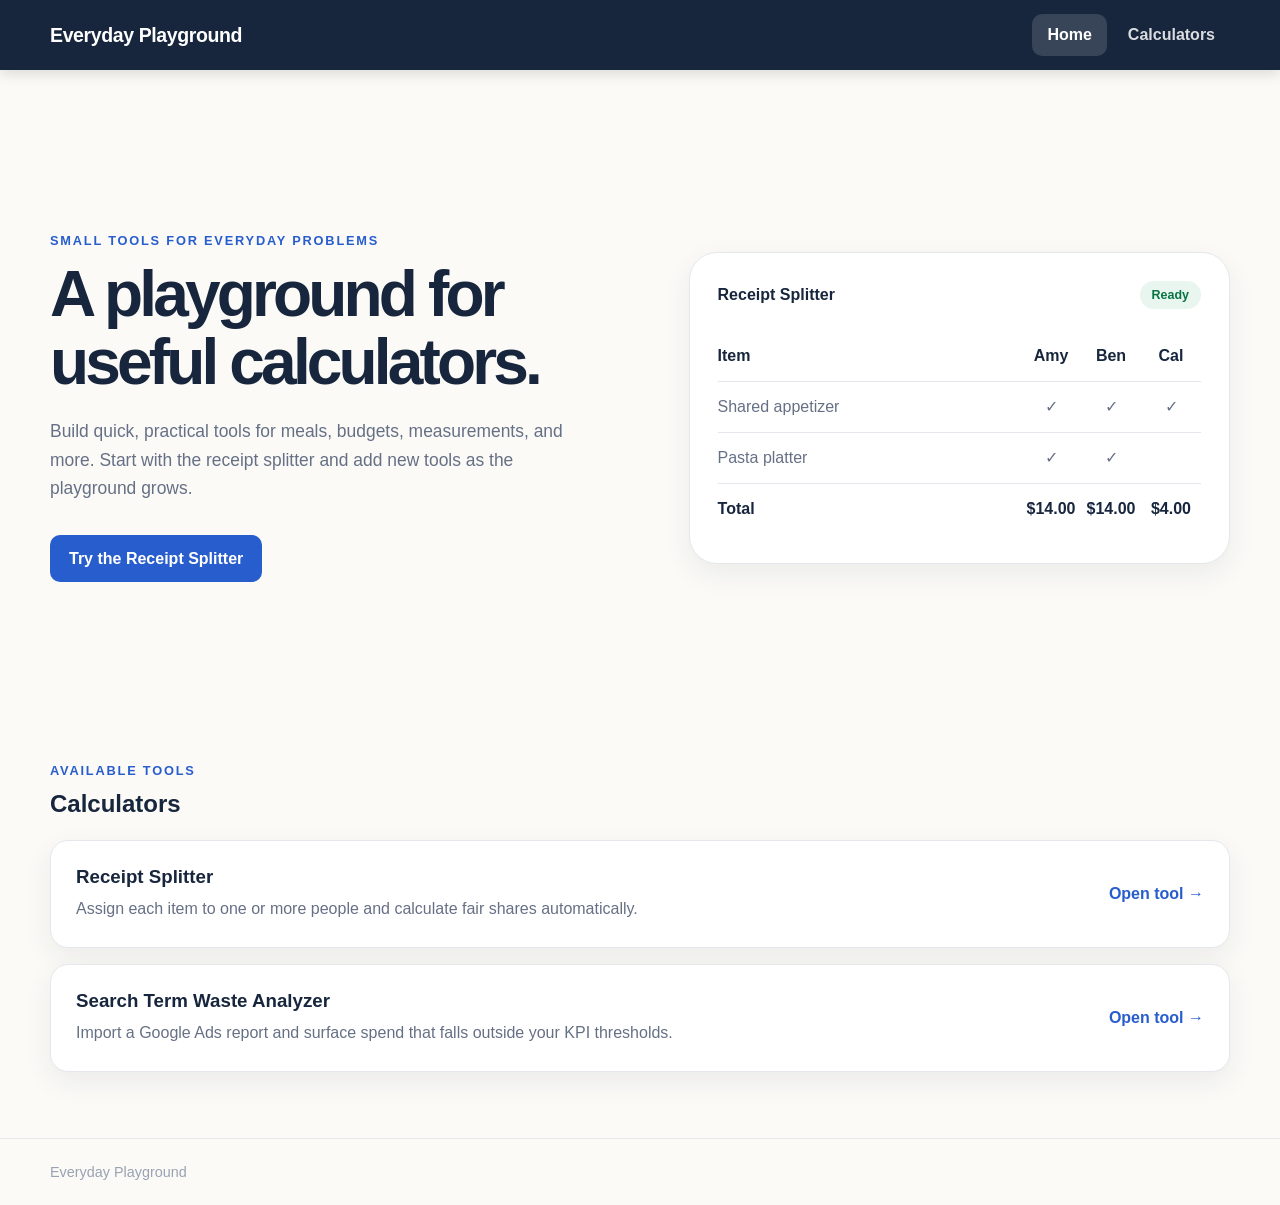
<file: index.html>
<!DOCTYPE html>
<html lang="en">
<head>
  <meta charset="UTF-8">
  <meta name="viewport" content="width=device-width, initial-scale=1.0">
  <title>Everyday Playground | Home</title>
  <link rel="stylesheet" href="assets/css/styles.css">
  <script src="assets/js/nav.js" defer></script>
 <!-- Google tag (gtag.js) -->
  <script async src="https://www.googletagmanager.com/gtag/js?id=G-V3TRVWQCL6"></script>
  <script>
    window.dataLayer = window.dataLayer || [];
    function gtag(){dataLayer.push(arguments);}
    gtag('js', new Date());
  
    gtag('config', 'G-V3TRVWQCL6');
  </script>
</head>
<body>
  <header class="site-header">
    <nav class="site-nav container" aria-label="Main navigation">
      <a class="brand" href="index.html">Everyday Playground</a>
      <button class="nav-toggle" type="button" aria-expanded="false" aria-controls="nav-menu">
        <span class="sr-only">Open navigation</span>
        <span></span><span></span><span></span>
      </button>
      <div class="nav-links" id="nav-menu">
        <a data-nav="home" href="index.html">Home</a>
        <a data-nav="calculators" href="calculators/index.html">Calculators</a>
      </div>
    </nav>
  </header>

  <main>
    <section class="hero container">
      <div class="hero-content">
        <p class="eyebrow">Small tools for everyday problems</p>
        <h1>A playground for useful calculators.</h1>
        <p class="hero-text">
          Build quick, practical tools for meals, budgets, measurements, and more.
          Start with the receipt splitter and add new tools as the playground grows.
        </p>
        <a class="button primary" href="calculators/receipt-splitter.html">Try the Receipt Splitter</a>
      </div>

      <div class="preview-card" aria-label="Receipt splitter preview">
        <div class="preview-top">
          <strong>Receipt Splitter</strong>
          <span class="pill">Ready</span>
        </div>
        <div class="preview-table">
          <div class="preview-row header">
            <span>Item</span><span>Amy</span><span>Ben</span><span>Cal</span>
          </div>
          <div class="preview-row">
            <span>Shared appetizer</span><span>✓</span><span>✓</span><span>✓</span>
          </div>
          <div class="preview-row">
            <span>Pasta platter</span><span>✓</span><span>✓</span><span></span>
          </div>
          <div class="preview-row totals">
            <span>Total</span><span>$14.00</span><span>$14.00</span><span>$4.00</span>
          </div>
        </div>
      </div>
    </section>

    <section class="feature-section container">
      <div class="section-heading">
        <p class="eyebrow">Available tools</p>
        <h2>Calculators</h2>
      </div>
      <div class="home-tool-list">
        <article class="tool-card">
          <div>
            <h3>Receipt Splitter</h3>
            <p>Assign each item to one or more people and calculate fair shares automatically.</p>
          </div>
          <a class="text-link" href="calculators/receipt-splitter.html">Open tool →</a>
        </article>
        <article class="tool-card">
          <div>
            <h3>Search Term Waste Analyzer</h3>
            <p>Import a Google Ads report and surface spend that falls outside your KPI thresholds.</p>
          </div>
          <a class="text-link" href="calculators/search-term-analyzer.html">Open tool →</a>
        </article>
      </div>
    </section>
  </main>

  <footer class="site-footer">
    <div class="container">Everyday Playground</div>
  </footer>
</body>
</html>
</file>
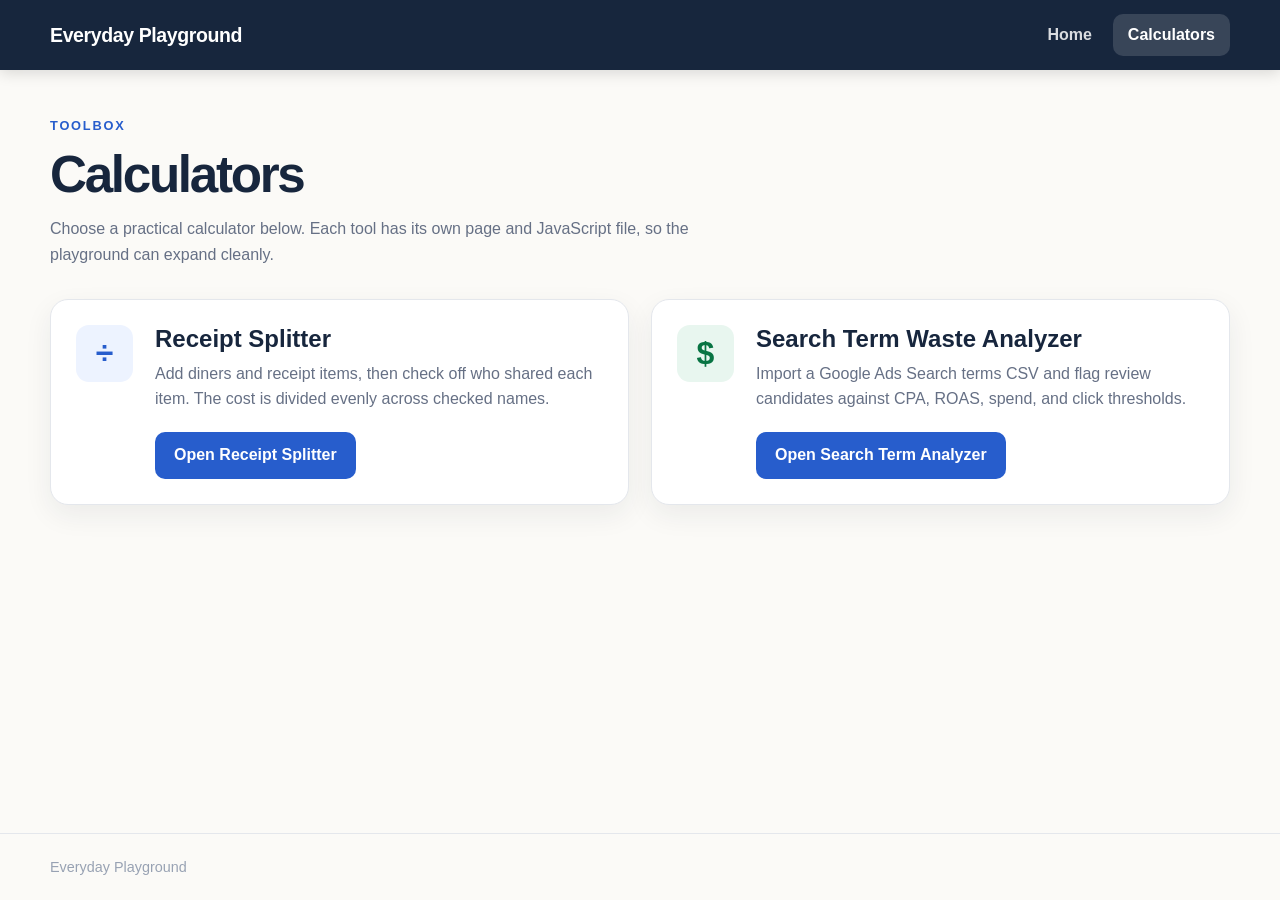
<file: calculators/index.html>
<!DOCTYPE html>
<html lang="en">
<head>
  <meta charset="UTF-8">
  <meta name="viewport" content="width=device-width, initial-scale=1.0">
  <title>Everyday Playground | Calculators</title>
  <link rel="stylesheet" href="../assets/css/styles.css">
  <script src="../assets/js/nav.js" defer></script>
  <!-- Google tag (gtag.js) -->
  <script async src="https://www.googletagmanager.com/gtag/js?id=G-V3TRVWQCL6"></script>
  <script>
    window.dataLayer = window.dataLayer || [];
    function gtag(){dataLayer.push(arguments);}
    gtag('js', new Date());
  
    gtag('config', 'G-V3TRVWQCL6');
  </script>
</head>
<body>
  <header class="site-header">
    <nav class="site-nav container" aria-label="Main navigation">
      <a class="brand" href="../index.html">Everyday Playground</a>
      <button class="nav-toggle" type="button" aria-expanded="false" aria-controls="nav-menu">
        <span class="sr-only">Open navigation</span><span></span><span></span><span></span>
      </button>
      <div class="nav-links" id="nav-menu">
        <a data-nav="home" href="../index.html">Home</a>
        <a data-nav="calculators" href="index.html">Calculators</a>
      </div>
    </nav>
  </header>

  <main class="container page-main" data-page="calculators">
    <div class="page-heading">
      <p class="eyebrow">Toolbox</p>
      <h1>Calculators</h1>
      <p>Choose a practical calculator below. Each tool has its own page and JavaScript file, so the playground can expand cleanly.</p>
    </div>

    <section class="tool-grid calculator-library" aria-label="Available calculators">
      <article class="tool-card large">
        <div class="tool-icon" aria-hidden="true">÷</div>
        <div>
          <h2>Receipt Splitter</h2>
          <p>Add diners and receipt items, then check off who shared each item. The cost is divided evenly across checked names.</p>
          <a class="button primary" href="receipt-splitter.html">Open Receipt Splitter</a>
        </div>
      </article>

      <article class="tool-card large">
        <div class="tool-icon ads-icon" aria-hidden="true">$</div>
        <div>
          <h2>Search Term Waste Analyzer</h2>
          <p>Import a Google Ads Search terms CSV and flag review candidates against CPA, ROAS, spend, and click thresholds.</p>
          <a class="button primary" href="search-term-analyzer.html">Open Search Term Analyzer</a>
        </div>
      </article>
    </section>
  </main>

  <footer class="site-footer"><div class="container">Everyday Playground</div></footer>
</body>
</html>
</file>
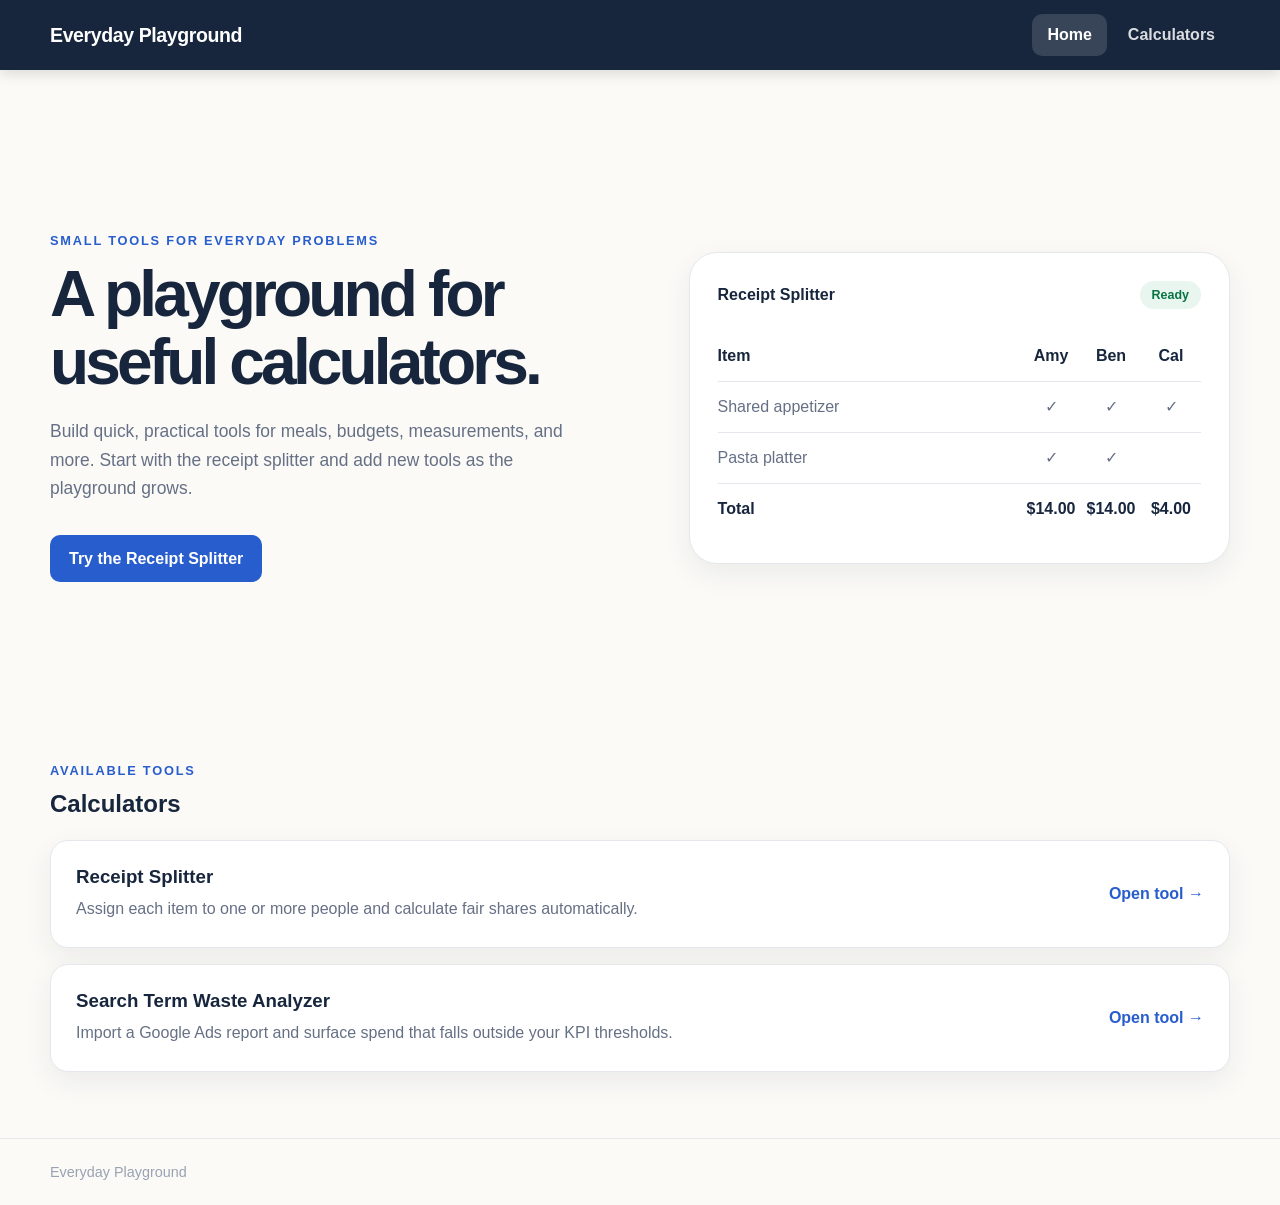
<file: Playground/index.html>
<!DOCTYPE html>
<html lang="en">
<head>
  <meta charset="UTF-8">
  <meta name="viewport" content="width=device-width, initial-scale=1.0">
  <title>Everyday Playground | Home</title>
  <link rel="stylesheet" href="assets/css/styles.css">
  <script src="assets/js/nav.js" defer></script>
</head>
<body>
  <header class="site-header">
    <nav class="site-nav container" aria-label="Main navigation">
      <a class="brand" href="index.html">Everyday Playground</a>
      <button class="nav-toggle" type="button" aria-expanded="false" aria-controls="nav-menu">
        <span class="sr-only">Open navigation</span>
        <span></span><span></span><span></span>
      </button>
      <div class="nav-links" id="nav-menu">
        <a data-nav="home" href="index.html">Home</a>
        <a data-nav="calculators" href="calculators/index.html">Calculators</a>
      </div>
    </nav>
  </header>

  <main>
    <section class="hero container">
      <div class="hero-content">
        <p class="eyebrow">Small tools for everyday problems</p>
        <h1>A playground for useful calculators.</h1>
        <p class="hero-text">
          Build quick, practical tools for meals, budgets, measurements, and more.
          Start with the receipt splitter and add new tools as the playground grows.
        </p>
        <a class="button primary" href="calculators/receipt-splitter.html">Try the Receipt Splitter</a>
      </div>

      <div class="preview-card" aria-label="Receipt splitter preview">
        <div class="preview-top">
          <strong>Receipt Splitter</strong>
          <span class="pill">Ready</span>
        </div>
        <div class="preview-table">
          <div class="preview-row header">
            <span>Item</span><span>Amy</span><span>Ben</span><span>Cal</span>
          </div>
          <div class="preview-row">
            <span>Shared appetizer</span><span>✓</span><span>✓</span><span>✓</span>
          </div>
          <div class="preview-row">
            <span>Pasta platter</span><span>✓</span><span>✓</span><span></span>
          </div>
          <div class="preview-row totals">
            <span>Total</span><span>$14.00</span><span>$14.00</span><span>$4.00</span>
          </div>
        </div>
      </div>
    </section>

    <section class="feature-section container">
      <div class="section-heading">
        <p class="eyebrow">Available tools</p>
        <h2>Calculators</h2>
      </div>
      <div class="home-tool-list">
        <article class="tool-card">
          <div>
            <h3>Receipt Splitter</h3>
            <p>Assign each item to one or more people and calculate fair shares automatically.</p>
          </div>
          <a class="text-link" href="calculators/receipt-splitter.html">Open tool →</a>
        </article>
        <article class="tool-card">
          <div>
            <h3>Search Term Waste Analyzer</h3>
            <p>Import a Google Ads report and surface spend that falls outside your KPI thresholds.</p>
          </div>
          <a class="text-link" href="calculators/search-term-analyzer.html">Open tool →</a>
        </article>
      </div>
    </section>
  </main>

  <footer class="site-footer">
    <div class="container">Everyday Playground</div>
  </footer>
</body>
</html>
</file>
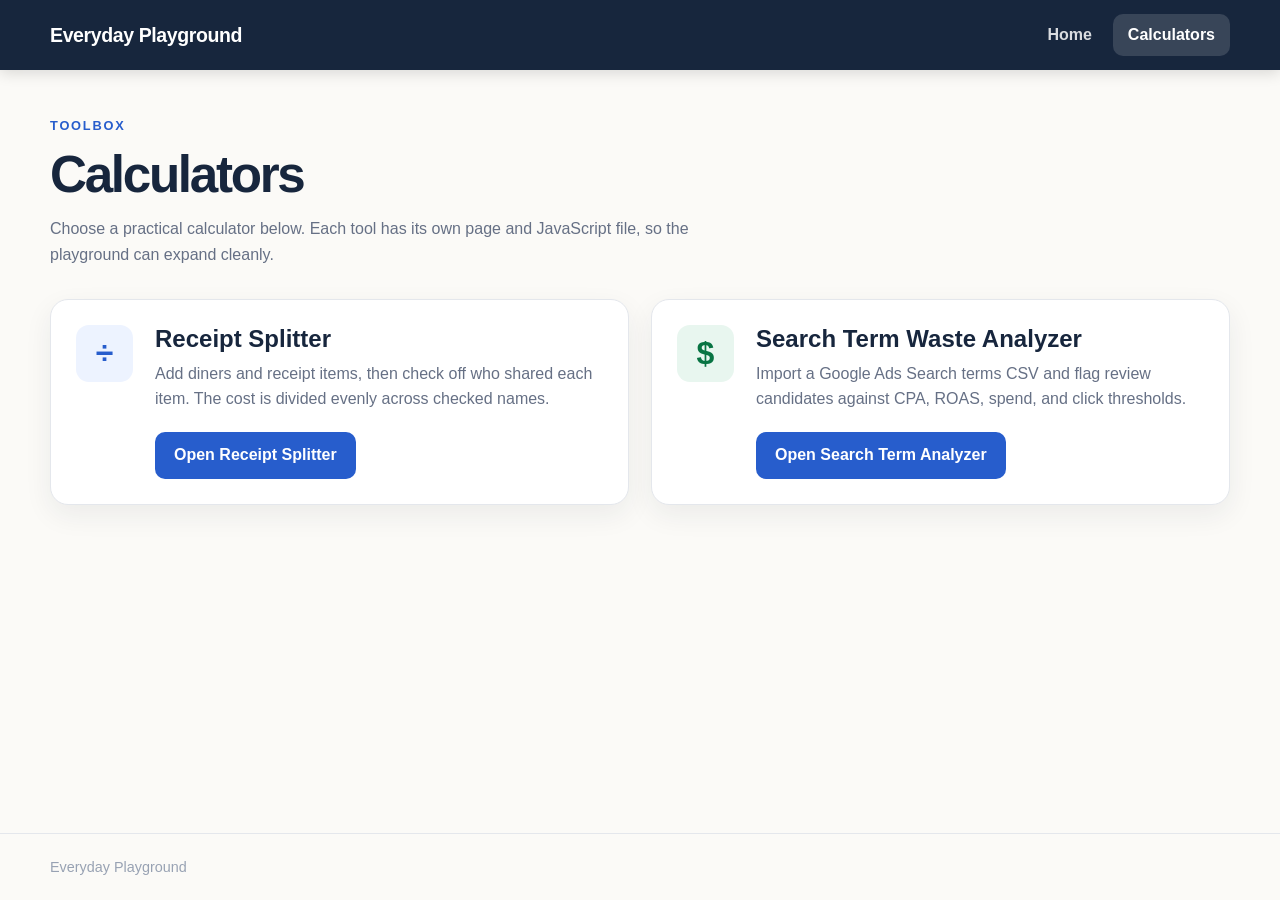
<file: Playground/calculators/index.html>
<!DOCTYPE html>
<html lang="en">
<head>
  <meta charset="UTF-8">
  <meta name="viewport" content="width=device-width, initial-scale=1.0">
  <title>Everyday Playground | Calculators</title>
  <link rel="stylesheet" href="../assets/css/styles.css">
  <script src="../assets/js/nav.js" defer></script>
</head>
<body>
  <header class="site-header">
    <nav class="site-nav container" aria-label="Main navigation">
      <a class="brand" href="../index.html">Everyday Playground</a>
      <button class="nav-toggle" type="button" aria-expanded="false" aria-controls="nav-menu">
        <span class="sr-only">Open navigation</span><span></span><span></span><span></span>
      </button>
      <div class="nav-links" id="nav-menu">
        <a data-nav="home" href="../index.html">Home</a>
        <a data-nav="calculators" href="index.html">Calculators</a>
      </div>
    </nav>
  </header>

  <main class="container page-main" data-page="calculators">
    <div class="page-heading">
      <p class="eyebrow">Toolbox</p>
      <h1>Calculators</h1>
      <p>Choose a practical calculator below. Each tool has its own page and JavaScript file, so the playground can expand cleanly.</p>
    </div>

    <section class="tool-grid calculator-library" aria-label="Available calculators">
      <article class="tool-card large">
        <div class="tool-icon" aria-hidden="true">÷</div>
        <div>
          <h2>Receipt Splitter</h2>
          <p>Add diners and receipt items, then check off who shared each item. The cost is divided evenly across checked names.</p>
          <a class="button primary" href="receipt-splitter.html">Open Receipt Splitter</a>
        </div>
      </article>

      <article class="tool-card large">
        <div class="tool-icon ads-icon" aria-hidden="true">$</div>
        <div>
          <h2>Search Term Waste Analyzer</h2>
          <p>Import a Google Ads Search terms CSV and flag review candidates against CPA, ROAS, spend, and click thresholds.</p>
          <a class="button primary" href="search-term-analyzer.html">Open Search Term Analyzer</a>
        </div>
      </article>
    </section>
  </main>

  <footer class="site-footer"><div class="container">Everyday Playground</div></footer>
</body>
</html>
</file>
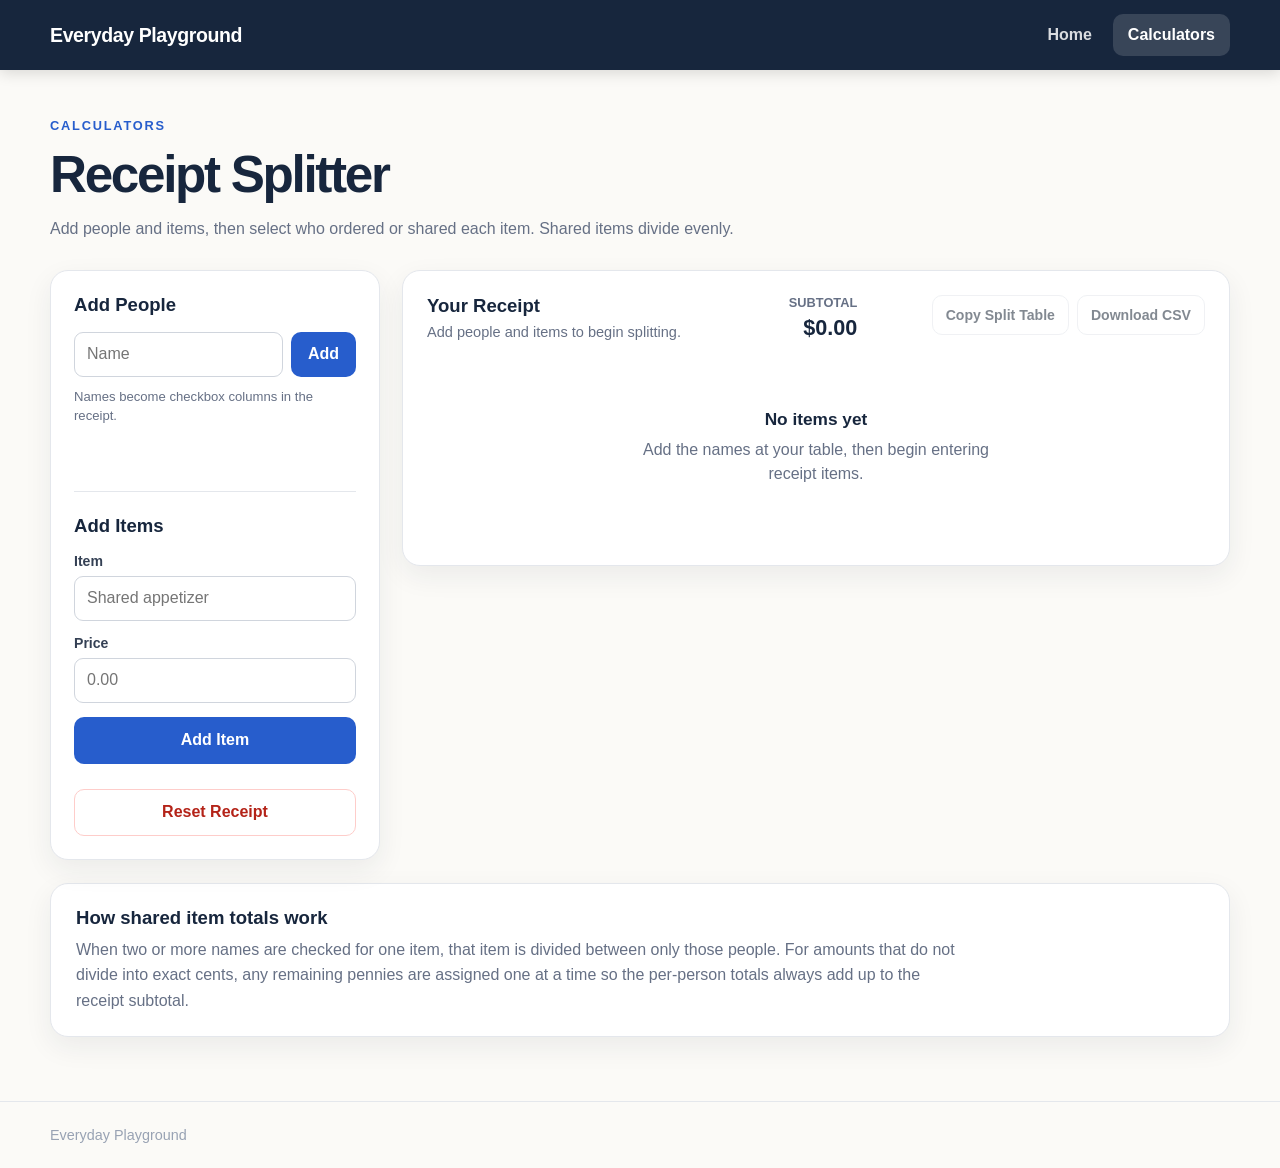
<file: calculators/receipt-splitter.html>
<!DOCTYPE html>
<html lang="en">
<head>
  <meta charset="UTF-8">
  <meta name="viewport" content="width=device-width, initial-scale=1.0">
  <title>Receipt Splitter | Everyday Playground</title>
  <link rel="stylesheet" href="../assets/css/styles.css">
  <script src="../assets/js/nav.js" defer></script>
  <script src="../assets/js/receipt-splitter.js" defer></script>
  <!-- Google tag (gtag.js) -->
  <script async src="https://www.googletagmanager.com/gtag/js?id=G-V3TRVWQCL6"></script>
  <script>
    window.dataLayer = window.dataLayer || [];
    function gtag(){dataLayer.push(arguments);}
    gtag('js', new Date());
  
    gtag('config', 'G-V3TRVWQCL6');
  </script>
</head>
<body>
  <header class="site-header">
    <nav class="site-nav container" aria-label="Main navigation">
      <a class="brand" href="../index.html">Everyday Playground</a>
      <button class="nav-toggle" type="button" aria-expanded="false" aria-controls="nav-menu">
        <span class="sr-only">Open navigation</span>
        <span></span><span></span><span></span>
      </button>
      <div class="nav-links" id="nav-menu">
        <a data-nav="home" href="../index.html">Home</a>
        <a data-nav="calculators" href="index.html">Calculators</a>
      </div>
    </nav>
  </header>

  <main class="container page-main" data-page="calculators">
    <div class="page-heading receipt-heading">
      <p class="eyebrow">Calculators</p>
      <h1>Receipt Splitter</h1>
      <p>Add people and items, then select who ordered or shared each item. Shared items divide evenly.</p>
    </div>

    <div class="splitter-layout">
      <aside class="panel setup-panel" aria-label="Receipt setup">
        <section>
          <h2>Add People</h2>
          <form id="person-form" class="entry-form">
            <label class="sr-only" for="person-name">Person name</label>
            <input id="person-name" type="text" maxlength="30" placeholder="Name" autocomplete="off" required>
            <button class="button primary compact" type="submit">Add</button>
          </form>
          <p class="helper-text">Names become checkbox columns in the receipt.</p>
          <div class="chips" id="person-chips" aria-live="polite"></div>
        </section>

        <hr>

        <section>
          <h2>Add Items</h2>
          <form id="item-form" class="item-form">
            <div>
              <label for="item-name">Item</label>
              <input id="item-name" type="text" maxlength="50" placeholder="Shared appetizer" autocomplete="off" required>
            </div>
            <div>
              <label for="item-price">Price</label>
              <input id="item-price" type="number" min="0.01" step="0.01" placeholder="0.00" required>
            </div>
            <button class="button primary" type="submit">Add Item</button>
          </form>
        </section>

        <button class="button outline danger full reset-button" id="reset-button" type="button">Reset Receipt</button>
      </aside>

      <section class="panel receipt-panel" aria-label="Receipt assignments and totals">
        <div class="receipt-toolbar">
          <div>
            <h2>Your Receipt</h2>
            <p id="assignment-message">Add people and items to begin splitting.</p>
          </div>
          <div class="receipt-subtotal">
          <span>Subtotal</span>
          <strong id="subtotal">$0.00</strong>
        </div>

        <div class="receipt-actions">
          <button class="button outline" id="copy-split-button" type="button" disabled>
            Copy Split Table
          </button>

          <button class="button outline" id="download-split-button" type="button" disabled>
            Download CSV
          </button>
        </div>
        </div>

        <div class="table-scroll">
          <table class="receipt-table">
            <thead id="receipt-head"></thead>
            <tbody id="receipt-body"></tbody>
            <tfoot id="receipt-foot"></tfoot>
          </table>
        </div>

        <div id="empty-state" class="empty-state">
          <strong>No items yet</strong>
          <p>Add the names at your table, then begin entering receipt items.</p>
        </div>
      </section>
    </div>

    <section class="explanation panel">
      <h2>How shared item totals work</h2>
      <p>
        When two or more names are checked for one item, that item is divided between only those people.
        For amounts that do not divide into exact cents, any remaining pennies are assigned one at a time
        so the per-person totals always add up to the receipt subtotal.
      </p>
    </section>
  </main>

  <footer class="site-footer">
    <div class="container">Everyday Playground</div>
  </footer>
</body>
</html>
</file>
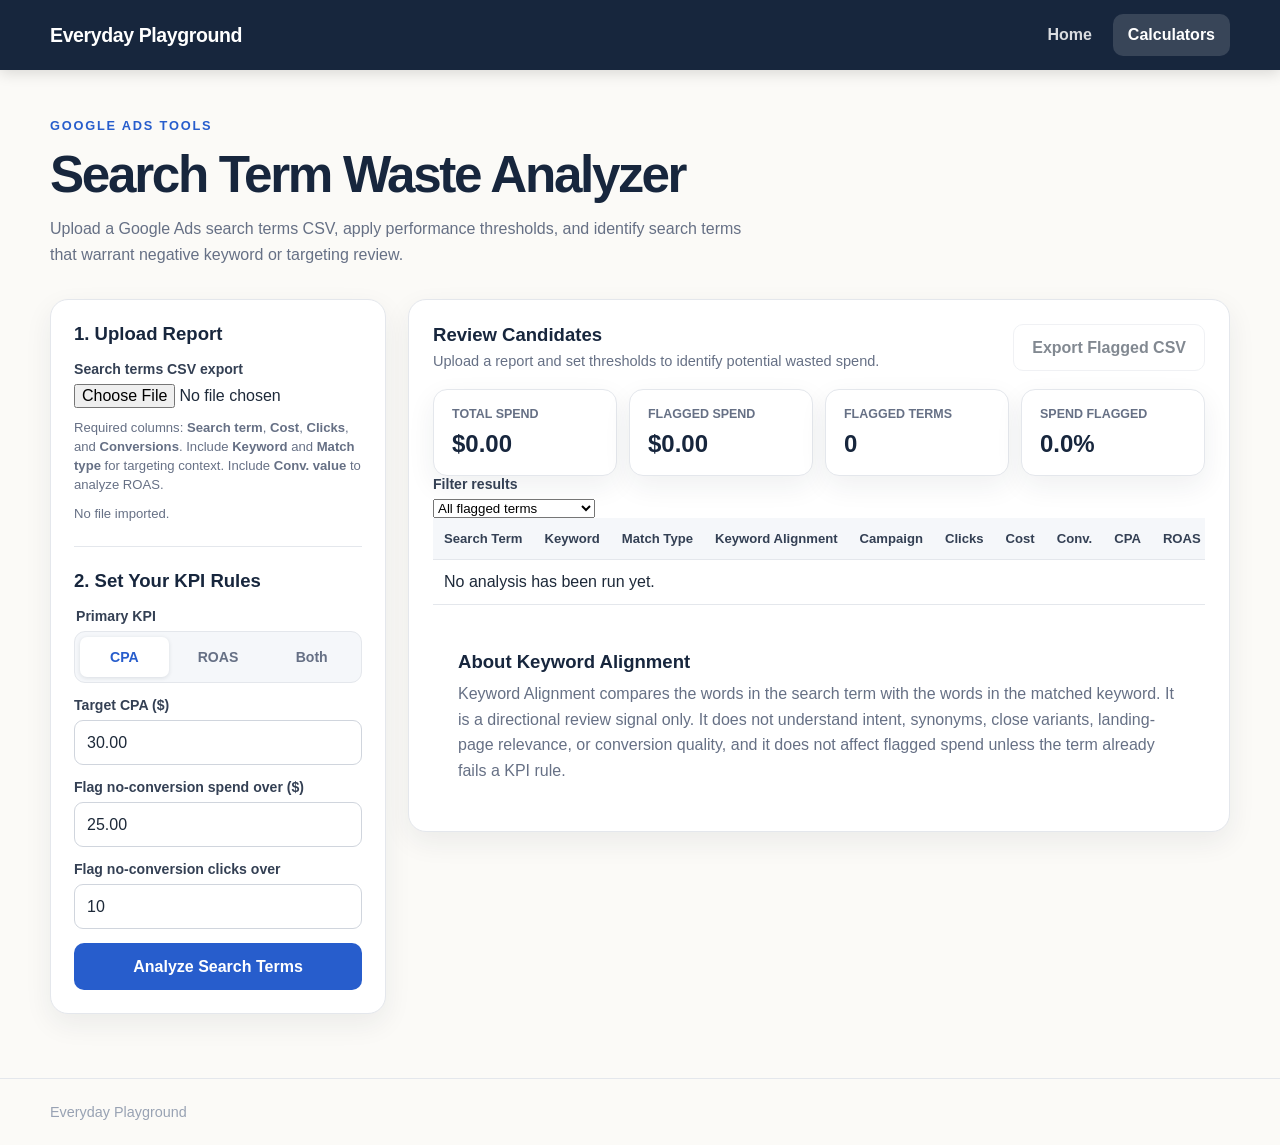
<file: calculators/search-term-analyzer.html>
<!DOCTYPE html>
<html lang="en">
<head>
  <meta charset="UTF-8">
  <meta name="viewport" content="width=device-width, initial-scale=1.0">
  <title>Search Term Waste Analyzer | Everyday Playground</title>
  <link rel="stylesheet" href="../assets/css/styles.css">
  <script src="../assets/js/nav.js" defer></script>
  <script src="../assets/js/search-term-analyzer.js" defer></script>
   <!-- Google tag (gtag.js) -->
  <script async src="https://www.googletagmanager.com/gtag/js?id=G-V3TRVWQCL6"></script>
  <script>
    window.dataLayer = window.dataLayer || [];
    function gtag(){dataLayer.push(arguments);}
    gtag('js', new Date());
  
    gtag('config', 'G-V3TRVWQCL6');
  </script>
</head>
<body>
  <header class="site-header">
    <nav class="site-nav container" aria-label="Main navigation">
      <a class="brand" href="../index.html">Everyday Playground</a>
      <button class="nav-toggle" type="button" aria-expanded="false" aria-controls="nav-menu">
        <span class="sr-only">Open navigation</span>
        <span></span><span></span><span></span>
      </button>
      <div class="nav-links" id="nav-menu">
        <a data-nav="home" href="../index.html">Home</a>
        <a data-nav="calculators" href="index.html">Calculators</a>
      </div>
    </nav>
  </header>

  <main class="container page-main" data-page="calculators">
    <div class="page-heading">
      <p class="eyebrow">Google Ads Tools</p>
      <h1>Search Term Waste Analyzer</h1>
      <p>
        Upload a Google Ads search terms CSV, apply performance thresholds, and identify
        search terms that warrant negative keyword or targeting review.
      </p>
    </div>

    <div class="splitter-layout analyzer-layout">
      <aside class="panel setup-panel" aria-label="Analysis settings">
        <section>
          <h2>1. Upload Report</h2>
          <label for="csv-file">Search terms CSV export</label>
          <input id="csv-file" type="file" accept=".csv,text/csv">
          <p class="helper-text">
            Required columns: <strong>Search term</strong>, <strong>Cost</strong>,
            <strong>Clicks</strong>, and <strong>Conversions</strong>.
            Include <strong>Keyword</strong> and <strong>Match type</strong> for targeting context.
            Include <strong>Conv. value</strong> to analyze ROAS.
          </p>
          <p class="helper-text" id="file-message" aria-live="polite">No file imported.</p>
        </section>

        <hr>

        <section>
          <h2>2. Set Your KPI Rules</h2>
          <form id="kpi-form" class="item-form">
            <fieldset class="kpi-selector">
              <legend>Primary KPI</legend>

              <div class="kpi-toggle-group" aria-label="Primary KPI">
                <label class="kpi-toggle">
                  <input type="radio" name="kpi-goal" value="cpa" checked>
                  <span>CPA</span>
                </label>

                <label class="kpi-toggle">
                  <input type="radio" name="kpi-goal" value="roas">
                  <span>ROAS</span>
                </label>

                <label class="kpi-toggle">
                  <input type="radio" name="kpi-goal" value="both">
                  <span>Both</span>
                </label>
              </div>
            </fieldset>

            <div id="cpa-setting">
              <label for="target-cpa">Target CPA ($)</label>
              <input id="target-cpa" type="number" min="0.01" step="0.01" value="30.00">
            </div>

            <div id="roas-setting" hidden>
              <label for="target-roas">Target ROAS</label>
              <input id="target-roas" type="number" min="0.01" step="0.01" value="3.00">
            </div>

            <div>
              <label for="zero-conv-spend">Flag no-conversion spend over ($)</label>
              <input id="zero-conv-spend" type="number" min="0" step="0.01" value="25.00">
            </div>

            <div>
              <label for="zero-conv-clicks">Flag no-conversion clicks over</label>
              <input id="zero-conv-clicks" type="number" min="0" step="1" value="10">
            </div>

            <button class="button primary full" type="submit">Analyze Search Terms</button>
          </form>
        </section>
      </aside>

      <section class="panel receipt-panel analyzer-results" aria-label="Search term results">
        <div class="receipt-toolbar">
          <div>
            <h2>Review Candidates</h2>
            <p id="analysis-message">
              Upload a report and set thresholds to identify potential wasted spend.
            </p>
          </div>
          <button class="button outline" id="export-button" type="button" disabled>
            Export Flagged CSV
          </button>
        </div>

        <div class="summary-grid" aria-label="Analysis summary">
          <article class="metric-card">
            <span>Total Spend</span>
            <strong id="total-spend">$0.00</strong>
          </article>
          <article class="metric-card">
            <span>Flagged Spend</span>
            <strong id="flagged-spend">$0.00</strong>
          </article>
          <article class="metric-card">
            <span>Flagged Terms</span>
            <strong id="flagged-count">0</strong>
          </article>
          <article class="metric-card">
            <span>Spend Flagged</span>
            <strong id="flagged-rate">0.0%</strong>
          </article>
        </div>

        <div class="results-controls">
          <label for="reason-filter">Filter results</label>
          <select id="reason-filter">
            <option value="all">All flagged terms</option>
            <option value="zero-conversions">No conversions</option>
            <option value="high-cpa">CPA above target</option>
            <option value="low-roas">ROAS below target</option>
            <option value="low-alignment">Low keyword alignment</option>
          </select>
        </div>

        <div class="table-scroll">
          <table class="receipt-table analyzer-table">
            <thead>
              <tr>
                <th scope="col">Search Term</th>
                <th scope="col">Keyword</th>
                <th scope="col">Match Type</th>
                <th scope="col">Keyword Alignment</th>
                <th scope="col">Campaign</th>
                <th scope="col">Clicks</th>
                <th scope="col">Cost</th>
                <th scope="col">Conv.</th>
                <th scope="col">CPA</th>
                <th scope="col">ROAS</th>
                <th scope="col">Reason Flagged</th>
                <th scope="col">Review Action</th>
              </tr>
            </thead>
            <tbody id="results-body">
              <tr>
                <td colspan="12" class="empty-results">No analysis has been run yet.</td>
              </tr>
            </tbody>
          </table>
        </div>

        <div class="explanation analyzer-note">
          <h2>About Keyword Alignment</h2>
          <p>
            Keyword Alignment compares the words in the search term with the words in the matched
            keyword. It is a directional review signal only. It does not understand intent,
            synonyms, close variants, landing-page relevance, or conversion quality, and it does
            not affect flagged spend unless the term already fails a KPI rule.
          </p>
        </div>
      </section>
    </div>
  </main>

  <footer class="site-footer">
    <div class="container">Everyday Playground</div>
  </footer>
</body>
</html>
</file>
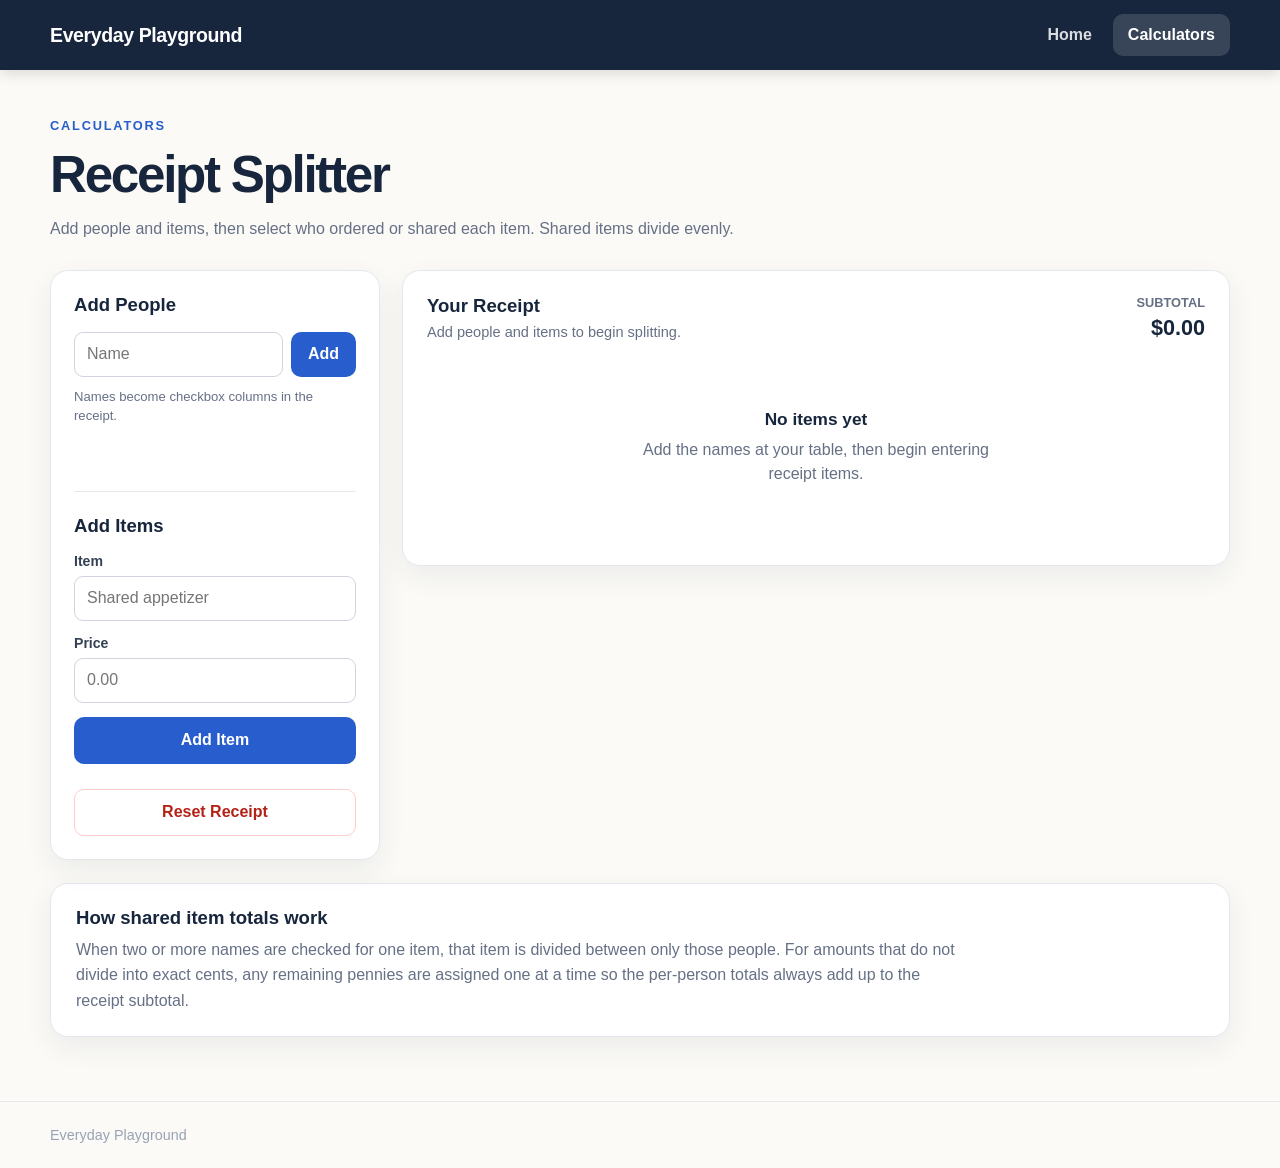
<file: Playground/calculators/receipt-splitter.html>
<!DOCTYPE html>
<html lang="en">
<head>
  <meta charset="UTF-8">
  <meta name="viewport" content="width=device-width, initial-scale=1.0">
  <title>Receipt Splitter | Everyday Playground</title>
  <link rel="stylesheet" href="../assets/css/styles.css">
  <script src="../assets/js/nav.js" defer></script>
  <script src="../assets/js/receipt-splitter.js" defer></script>
</head>
<body>
  <header class="site-header">
    <nav class="site-nav container" aria-label="Main navigation">
      <a class="brand" href="../index.html">Everyday Playground</a>
      <button class="nav-toggle" type="button" aria-expanded="false" aria-controls="nav-menu">
        <span class="sr-only">Open navigation</span>
        <span></span><span></span><span></span>
      </button>
      <div class="nav-links" id="nav-menu">
        <a data-nav="home" href="../index.html">Home</a>
        <a data-nav="calculators" href="index.html">Calculators</a>
      </div>
    </nav>
  </header>

  <main class="container page-main" data-page="calculators">
    <div class="page-heading receipt-heading">
      <p class="eyebrow">Calculators</p>
      <h1>Receipt Splitter</h1>
      <p>Add people and items, then select who ordered or shared each item. Shared items divide evenly.</p>
    </div>

    <div class="splitter-layout">
      <aside class="panel setup-panel" aria-label="Receipt setup">
        <section>
          <h2>Add People</h2>
          <form id="person-form" class="entry-form">
            <label class="sr-only" for="person-name">Person name</label>
            <input id="person-name" type="text" maxlength="30" placeholder="Name" autocomplete="off" required>
            <button class="button primary compact" type="submit">Add</button>
          </form>
          <p class="helper-text">Names become checkbox columns in the receipt.</p>
          <div class="chips" id="person-chips" aria-live="polite"></div>
        </section>

        <hr>

        <section>
          <h2>Add Items</h2>
          <form id="item-form" class="item-form">
            <div>
              <label for="item-name">Item</label>
              <input id="item-name" type="text" maxlength="50" placeholder="Shared appetizer" autocomplete="off" required>
            </div>
            <div>
              <label for="item-price">Price</label>
              <input id="item-price" type="number" min="0.01" step="0.01" placeholder="0.00" required>
            </div>
            <button class="button primary" type="submit">Add Item</button>
          </form>
        </section>

        <button class="button outline danger full reset-button" id="reset-button" type="button">Reset Receipt</button>
      </aside>

      <section class="panel receipt-panel" aria-label="Receipt assignments and totals">
        <div class="receipt-toolbar">
          <div>
            <h2>Your Receipt</h2>
            <p id="assignment-message">Add people and items to begin splitting.</p>
          </div>
          <div class="receipt-subtotal">
            <span>Subtotal</span>
            <strong id="subtotal">$0.00</strong>
          </div>
        </div>

        <div class="table-scroll">
          <table class="receipt-table">
            <thead id="receipt-head"></thead>
            <tbody id="receipt-body"></tbody>
            <tfoot id="receipt-foot"></tfoot>
          </table>
        </div>

        <div id="empty-state" class="empty-state">
          <strong>No items yet</strong>
          <p>Add the names at your table, then begin entering receipt items.</p>
        </div>
      </section>
    </div>

    <section class="explanation panel">
      <h2>How shared item totals work</h2>
      <p>
        When two or more names are checked for one item, that item is divided between only those people.
        For amounts that do not divide into exact cents, any remaining pennies are assigned one at a time
        so the per-person totals always add up to the receipt subtotal.
      </p>
    </section>
  </main>

  <footer class="site-footer">
    <div class="container">Everyday Playground</div>
  </footer>
</body>
</html>
</file>
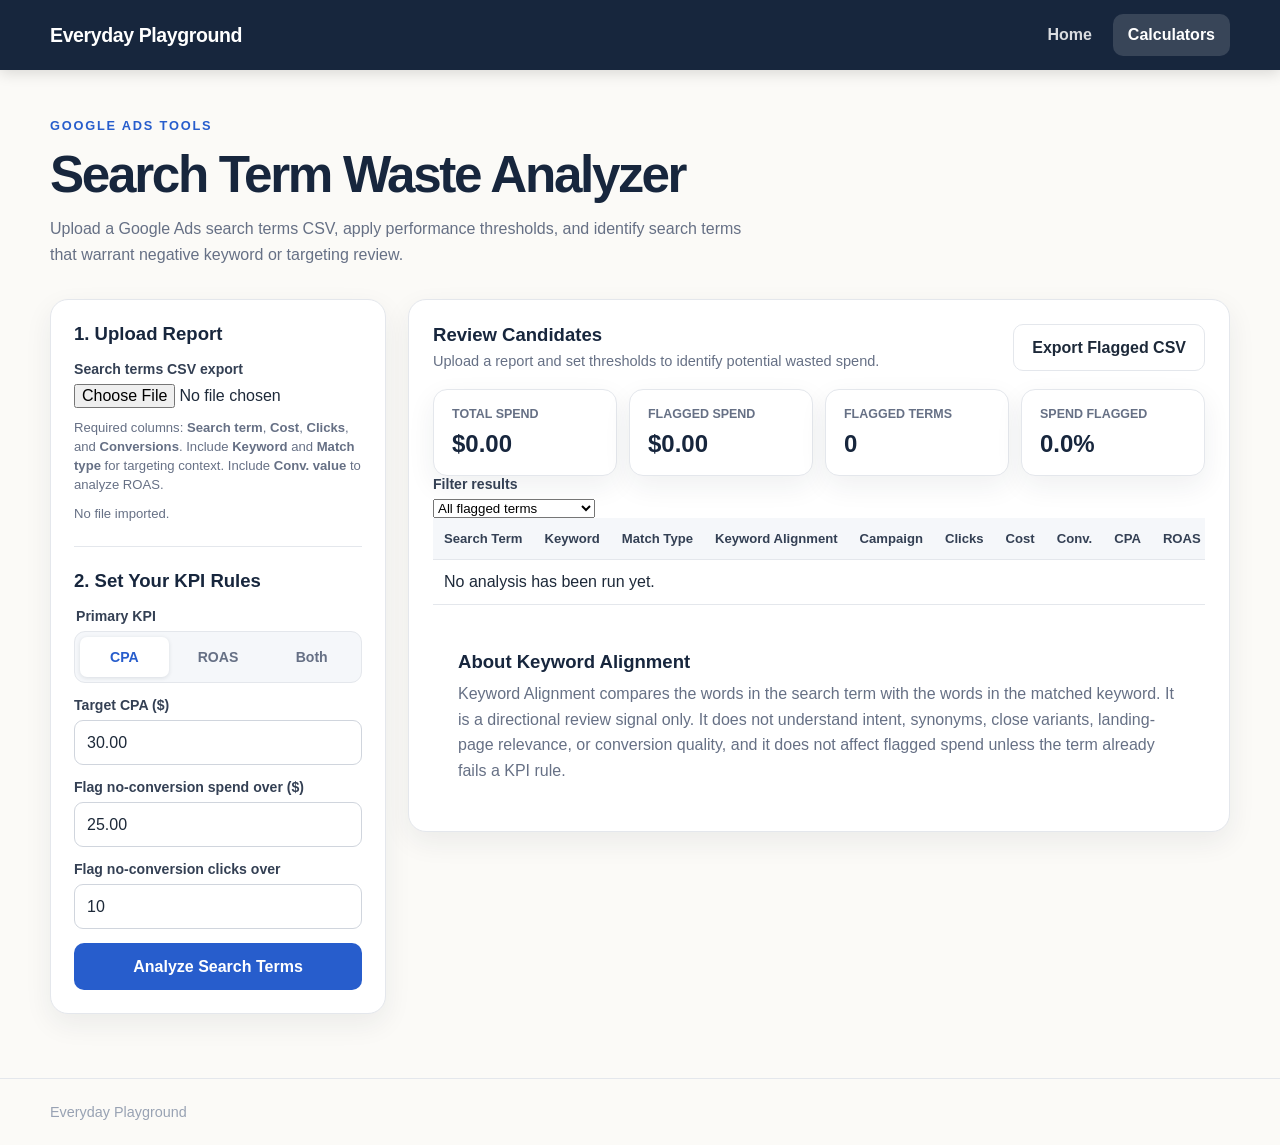
<file: Playground/calculators/search-term-analyzer.html>
<!DOCTYPE html>
<html lang="en">
<head>
  <meta charset="UTF-8">
  <meta name="viewport" content="width=device-width, initial-scale=1.0">
  <title>Search Term Waste Analyzer | Everyday Playground</title>
  <link rel="stylesheet" href="../assets/css/styles.css">
  <script src="../assets/js/nav.js" defer></script>
  <script src="../assets/js/search-term-analyzer.js" defer></script>
</head>
<body>
  <header class="site-header">
    <nav class="site-nav container" aria-label="Main navigation">
      <a class="brand" href="../index.html">Everyday Playground</a>
      <button class="nav-toggle" type="button" aria-expanded="false" aria-controls="nav-menu">
        <span class="sr-only">Open navigation</span>
        <span></span><span></span><span></span>
      </button>
      <div class="nav-links" id="nav-menu">
        <a data-nav="home" href="../index.html">Home</a>
        <a data-nav="calculators" href="index.html">Calculators</a>
      </div>
    </nav>
  </header>

  <main class="container page-main" data-page="calculators">
    <div class="page-heading">
      <p class="eyebrow">Google Ads Tools</p>
      <h1>Search Term Waste Analyzer</h1>
      <p>
        Upload a Google Ads search terms CSV, apply performance thresholds, and identify
        search terms that warrant negative keyword or targeting review.
      </p>
    </div>

    <div class="splitter-layout analyzer-layout">
      <aside class="panel setup-panel" aria-label="Analysis settings">
        <section>
          <h2>1. Upload Report</h2>
          <label for="csv-file">Search terms CSV export</label>
          <input id="csv-file" type="file" accept=".csv,text/csv">
          <p class="helper-text">
            Required columns: <strong>Search term</strong>, <strong>Cost</strong>,
            <strong>Clicks</strong>, and <strong>Conversions</strong>.
            Include <strong>Keyword</strong> and <strong>Match type</strong> for targeting context.
            Include <strong>Conv. value</strong> to analyze ROAS.
          </p>
          <p class="helper-text" id="file-message" aria-live="polite">No file imported.</p>
        </section>

        <hr>

        <section>
          <h2>2. Set Your KPI Rules</h2>
          <form id="kpi-form" class="item-form">
            <fieldset class="kpi-selector">
              <legend>Primary KPI</legend>

              <div class="kpi-toggle-group" aria-label="Primary KPI">
                <label class="kpi-toggle">
                  <input type="radio" name="kpi-goal" value="cpa" checked>
                  <span>CPA</span>
                </label>

                <label class="kpi-toggle">
                  <input type="radio" name="kpi-goal" value="roas">
                  <span>ROAS</span>
                </label>

                <label class="kpi-toggle">
                  <input type="radio" name="kpi-goal" value="both">
                  <span>Both</span>
                </label>
              </div>
            </fieldset>

            <div id="cpa-setting">
              <label for="target-cpa">Target CPA ($)</label>
              <input id="target-cpa" type="number" min="0.01" step="0.01" value="30.00">
            </div>

            <div id="roas-setting" hidden>
              <label for="target-roas">Target ROAS</label>
              <input id="target-roas" type="number" min="0.01" step="0.01" value="3.00">
            </div>

            <div>
              <label for="zero-conv-spend">Flag no-conversion spend over ($)</label>
              <input id="zero-conv-spend" type="number" min="0" step="0.01" value="25.00">
            </div>

            <div>
              <label for="zero-conv-clicks">Flag no-conversion clicks over</label>
              <input id="zero-conv-clicks" type="number" min="0" step="1" value="10">
            </div>

            <button class="button primary full" type="submit">Analyze Search Terms</button>
          </form>
        </section>
      </aside>

      <section class="panel receipt-panel analyzer-results" aria-label="Search term results">
        <div class="receipt-toolbar">
          <div>
            <h2>Review Candidates</h2>
            <p id="analysis-message">
              Upload a report and set thresholds to identify potential wasted spend.
            </p>
          </div>
          <button class="button outline" id="export-button" type="button" disabled>
            Export Flagged CSV
          </button>
        </div>

        <div class="summary-grid" aria-label="Analysis summary">
          <article class="metric-card">
            <span>Total Spend</span>
            <strong id="total-spend">$0.00</strong>
          </article>
          <article class="metric-card">
            <span>Flagged Spend</span>
            <strong id="flagged-spend">$0.00</strong>
          </article>
          <article class="metric-card">
            <span>Flagged Terms</span>
            <strong id="flagged-count">0</strong>
          </article>
          <article class="metric-card">
            <span>Spend Flagged</span>
            <strong id="flagged-rate">0.0%</strong>
          </article>
        </div>

        <div class="results-controls">
          <label for="reason-filter">Filter results</label>
          <select id="reason-filter">
            <option value="all">All flagged terms</option>
            <option value="zero-conversions">No conversions</option>
            <option value="high-cpa">CPA above target</option>
            <option value="low-roas">ROAS below target</option>
            <option value="low-alignment">Low keyword alignment</option>
          </select>
        </div>

        <div class="table-scroll">
          <table class="receipt-table analyzer-table">
            <thead>
              <tr>
                <th scope="col">Search Term</th>
                <th scope="col">Keyword</th>
                <th scope="col">Match Type</th>
                <th scope="col">Keyword Alignment</th>
                <th scope="col">Campaign</th>
                <th scope="col">Clicks</th>
                <th scope="col">Cost</th>
                <th scope="col">Conv.</th>
                <th scope="col">CPA</th>
                <th scope="col">ROAS</th>
                <th scope="col">Reason Flagged</th>
                <th scope="col">Review Action</th>
              </tr>
            </thead>
            <tbody id="results-body">
              <tr>
                <td colspan="12" class="empty-results">No analysis has been run yet.</td>
              </tr>
            </tbody>
          </table>
        </div>

        <div class="explanation analyzer-note">
          <h2>About Keyword Alignment</h2>
          <p>
            Keyword Alignment compares the words in the search term with the words in the matched
            keyword. It is a directional review signal only. It does not understand intent,
            synonyms, close variants, landing-page relevance, or conversion quality, and it does
            not affect flagged spend unless the term already fails a KPI rule.
          </p>
        </div>
      </section>
    </div>
  </main>

  <footer class="site-footer">
    <div class="container">Everyday Playground</div>
  </footer>
</body>
</html>
</file>
<file: assets/css/styles.css>
:root {
  --navy: #17263d;
  --navy-light: #253b5c;
  --blue: #275dcc;
  --blue-dark: #1947a7;
  --cream: #fbfaf7;
  --white: #ffffff;
  --text: #1d2939;
  --muted: #667085;
  --border: #e4e7ec;
  --surface: #f5f7fa;
  --green: #087443;
  --green-bg: #e8f6ef;
  --red: #b42318;
  --red-bg: #fff1f0;
  --shadow: 0 10px 28px rgba(23, 38, 61, 0.07);
  --radius: 18px;
}

* {
  box-sizing: border-box;
}

html {
  scroll-behavior: smooth;
}

body {
  min-width: 320px;
  min-height: 100vh;
  margin: 0;
  display: flex;
  flex-direction: column;
  font-family: Arial, Helvetica, sans-serif;
  color: var(--text);
  background: var(--cream);
}

main {
  flex: 1;
}

a {
  color: inherit;
}

button,
input {
  font: inherit;
}

button {
  cursor: pointer;
}

.container {
  width: min(1180px, calc(100% - 40px));
  margin: 0 auto;
}

.sr-only {
  position: absolute;
  overflow: hidden;
  width: 1px;
  height: 1px;
  clip-path: inset(50%);
  white-space: nowrap;
}

.site-header {
  position: sticky;
  top: 0;
  z-index: 5;
  background: var(--navy);
  box-shadow: 0 3px 14px rgba(0, 0, 0, 0.14);
}

.site-nav {
  min-height: 70px;
  display: flex;
  align-items: center;
  justify-content: space-between;
  gap: 28px;
}

.brand {
  color: var(--white);
  font-size: 1.22rem;
  font-weight: 700;
  text-decoration: none;
  letter-spacing: -0.02em;
}

.nav-links {
  display: flex;
  align-items: center;
  gap: 6px;
}

.nav-links a {
  padding: 12px 15px;
  border-radius: 10px;
  color: rgba(255, 255, 255, 0.84);
  text-decoration: none;
  font-weight: 700;
}

.nav-links a:hover,
.nav-links a.active {
  color: var(--white);
  background: rgba(255, 255, 255, 0.14);
}

.nav-toggle {
  display: none;
  width: 46px;
  height: 44px;
  padding: 10px;
  border: 0;
  border-radius: 8px;
  background: transparent;
}

.nav-toggle span:not(.sr-only) {
  display: block;
  height: 2px;
  margin: 5px 0;
  background: var(--white);
}

.eyebrow {
  margin: 0 0 12px;
  color: var(--blue);
  font-size: 0.8rem;
  letter-spacing: 0.14em;
  text-transform: uppercase;
  font-weight: 700;
}

.hero {
  min-height: min(675px, calc(100vh - 70px));
  padding: 62px 0;
  display: grid;
  grid-template-columns: 1.04fr 0.96fr;
  gap: 52px;
  align-items: center;
}

.hero h1 {
  max-width: 550px;
  margin: 0 0 20px;
  color: var(--navy);
  font-size: clamp(2.6rem, 5vw, 4.35rem);
  line-height: 1.07;
  letter-spacing: -0.06em;
}

.hero-text {
  max-width: 545px;
  margin: 0 0 32px;
  color: var(--muted);
  font-size: 1.09rem;
  line-height: 1.65;
}

.button {
  min-height: 47px;
  padding: 0 18px;
  display: inline-flex;
  justify-content: center;
  align-items: center;
  border: 1px solid transparent;
  border-radius: 10px;
  font-weight: 700;
  text-decoration: none;
  transition: background 180ms ease, border-color 180ms ease, transform 180ms ease;
}

.button:hover {
  transform: translateY(-1px);
}

.button.primary {
  color: var(--white);
  background: var(--blue);
}

.button.primary:hover {
  background: var(--blue-dark);
}

.button.outline {
  color: var(--text);
  border-color: var(--border);
  background: var(--white);
}

.button.danger {
  color: var(--red);
  border-color: #fecdca;
}

.button.danger:hover {
  background: var(--red-bg);
}

.button.full {
  width: 100%;
}

.button.compact {
  min-height: 45px;
  padding: 0 16px;
}

.preview-card {
  padding: 28px;
  border: 1px solid var(--border);
  border-radius: 28px;
  background: var(--white);
  box-shadow: var(--shadow);
}

.preview-top {
  margin-bottom: 22px;
  display: flex;
  justify-content: space-between;
  align-items: center;
  color: var(--navy);
}

.pill {
  padding: 7px 12px;
  border-radius: 999px;
  color: var(--green);
  background: var(--green-bg);
  font-size: 0.78rem;
  font-weight: 700;
}

.preview-row {
  min-height: 51px;
  display: grid;
  grid-template-columns: 1fr repeat(3, 60px);
  align-items: center;
  border-bottom: 1px solid var(--border);
  color: var(--muted);
}

.preview-row span:not(:first-child) {
  text-align: center;
}

.preview-row.header,
.preview-row.totals {
  color: var(--navy);
  font-weight: 700;
}

.preview-row.totals {
  border-bottom: 0;
}

.feature-section {
  padding: 18px 0 66px;
}

.section-heading h2 {
  margin: 0 0 22px;
  color: var(--navy);
}

.tool-card {
  padding: 25px;
  display: flex;
  justify-content: space-between;
  gap: 24px;
  border: 1px solid var(--border);
  border-radius: var(--radius);
  background: var(--white);
  box-shadow: var(--shadow);
}

.tool-card h2,
.tool-card h3,
.coming-card h2 {
  margin: 0 0 9px;
  color: var(--navy);
}

.tool-card p,
.coming-card p {
  margin: 0;
  color: var(--muted);
  line-height: 1.55;
}

.text-link {
  flex-shrink: 0;
  align-self: center;
  color: var(--blue);
  text-decoration: none;
  font-weight: 700;
}

.page-main {
  padding: 48px 0 64px;
}

.page-heading {
  margin-bottom: 32px;
}

.page-heading h1 {
  margin: 0 0 12px;
  color: var(--navy);
  font-size: clamp(2.25rem, 4.2vw, 3.2rem);
  letter-spacing: -0.045em;
}

.page-heading > p:last-child {
  max-width: 700px;
  margin: 0;
  color: var(--muted);
  line-height: 1.6;
}

.tool-grid {
  display: grid;
  grid-template-columns: 1.25fr 0.75fr;
  gap: 22px;
}

.tool-card.large {
  display: flex;
  justify-content: flex-start;
  gap: 22px;
}

.tool-card.large .button {
  margin-top: 20px;
}

.tool-icon {
  width: 57px;
  height: 57px;
  flex-shrink: 0;
  display: grid;
  place-items: center;
  border-radius: 13px;
  color: var(--blue);
  background: #edf3ff;
  font-size: 2rem;
  font-weight: 700;
}

.coming-card {
  padding: 25px;
  border: 1px dashed #d0d5dd;
  border-radius: var(--radius);
  background: var(--white);
}

.panel {
  border: 1px solid var(--border);
  border-radius: var(--radius);
  background: var(--white);
  box-shadow: var(--shadow);
}

.receipt-heading {
  margin-bottom: 28px;
}

.splitter-layout {
  display: grid;
  grid-template-columns: 330px minmax(0, 1fr);
  gap: 22px;
  align-items: start;
}

.setup-panel {
  padding: 23px;
}

.setup-panel h2,
.receipt-panel h2,
.explanation h2 {
  margin: 0 0 16px;
  color: var(--navy);
  font-size: 1.16rem;
}

.entry-form {
  display: flex;
  gap: 8px;
}

.item-form {
  display: grid;
  gap: 14px;
}

input[type="text"],
input[type="number"] {
  width: 100%;
  height: 45px;
  padding: 0 12px;
  border: 1px solid #d0d5dd;
  border-radius: 9px;
  background: var(--white);
  color: var(--text);
  outline: none;
}

input:focus {
  border-color: var(--blue);
  box-shadow: 0 0 0 3px rgba(39, 93, 204, 0.14);
}

label:not(.check-label) {
  display: block;
  margin-bottom: 7px;
  color: #344054;
  font-size: 0.88rem;
  font-weight: 700;
}

.helper-text {
  margin: 10px 0 0;
  color: var(--muted);
  font-size: 0.82rem;
  line-height: 1.45;
}

.chips {
  min-height: 30px;
  margin-top: 13px;
  display: flex;
  flex-wrap: wrap;
  gap: 7px;
}

.chip {
  padding: 6px 7px 6px 11px;
  display: inline-flex;
  align-items: center;
  gap: 7px;
  border-radius: 999px;
  color: var(--blue-dark);
  background: #edf3ff;
  font-size: 0.84rem;
  font-weight: 700;
}

.chip button {
  width: 20px;
  height: 20px;
  padding: 0;
  border: 0;
  border-radius: 50%;
  color: var(--blue-dark);
  background: rgba(25, 71, 167, 0.12);
}

.setup-panel hr {
  margin: 23px 0;
  border: 0;
  border-top: 1px solid var(--border);
}

.reset-button {
  margin-top: 25px;
}

.receipt-panel {
  min-width: 0;
  padding: 24px;
}

.receipt-toolbar {
  margin-bottom: 18px;
  display: flex;
  justify-content: space-between;
  align-items: start;
  gap: 20px;
}

.receipt-toolbar h2 {
  margin-bottom: 7px;
}

.receipt-toolbar p {
  margin: 0;
  color: var(--muted);
  font-size: 0.91rem;
}

.receipt-subtotal {
  min-width: 102px;
  text-align: right;
}

.receipt-subtotal span {
  display: block;
  margin-bottom: 5px;
  color: var(--muted);
  font-size: 0.8rem;
  font-weight: 700;
  text-transform: uppercase;
}

.receipt-subtotal strong {
  color: var(--navy);
  font-size: 1.35rem;
}

.table-scroll {
  overflow-x: auto;
}

.receipt-table {
  width: 100%;
  min-width: 425px;
  border-collapse: collapse;
  text-align: left;
}

.receipt-table th,
.receipt-table td {
  padding: 13px 11px;
  border-bottom: 1px solid var(--border);
  vertical-align: middle;
}

.receipt-table thead th {
  color: #344054;
  background: var(--surface);
  font-size: 0.82rem;
  white-space: nowrap;
}

.receipt-table tbody th {
  color: var(--text);
  font-weight: 500;
}

.item-column {
  min-width: 150px;
}

.price-column {
  width: 92px;
}

.person-column,
.check-column {
  min-width: 88px;
  text-align: center !important;
}

.action-column {
  width: 45px;
}

.money {
  white-space: nowrap;
}

.check-label {
  display: flex;
  justify-content: center;
}

.check-label input {
  width: 19px;
  height: 19px;
  accent-color: var(--blue);
}

.icon-button {
  width: 29px;
  height: 29px;
  padding: 0;
  border: 0;
  border-radius: 7px;
  color: var(--red);
  background: transparent;
  font-size: 1.25rem;
}

.icon-button:hover {
  background: var(--red-bg);
}

.receipt-table tfoot th,
.receipt-table tfoot td {
  border-bottom: 0;
  color: var(--navy);
  background: #f8faff;
  font-weight: 700;
}

.person-total {
  text-align: center;
}

.empty-state {
  padding: 50px 20px 54px;
  text-align: center;
  color: var(--muted);
}

.empty-state strong {
  display: block;
  margin-bottom: 8px;
  color: var(--navy);
  font-size: 1.08rem;
}

.empty-state p {
  max-width: 360px;
  margin: 0 auto;
  line-height: 1.55;
}

.explanation {
  margin-top: 23px;
  padding: 23px 25px;
}

.explanation h2 {
  margin-bottom: 8px;
}

.explanation p {
  max-width: 880px;
  margin: 0;
  color: var(--muted);
  line-height: 1.6;
}

.site-footer {
  padding: 25px 0;
  color: #98a2b3;
  border-top: 1px solid var(--border);
  font-size: 0.9rem;
}

@media (max-width: 920px) {
  .hero,
  .tool-grid,
  .splitter-layout {
    grid-template-columns: 1fr;
  }

  .hero {
    gap: 40px;
    min-height: 0;
  }

  .setup-panel {
    max-width: none;
  }
}

@media (max-width: 640px) {
  .container {
    width: min(100% - 28px, 1180px);
  }

  .site-nav {
    flex-wrap: wrap;
    min-height: 64px;
    padding: 10px 0;
  }

  .nav-toggle {
    display: block;
  }

  .nav-links {
    display: none;
    width: 100%;
    padding: 4px 0 8px;
    flex-direction: column;
    align-items: stretch;
  }

  .nav-links.open {
    display: flex;
  }

  .hero,
  .page-main {
    padding-top: 40px;
  }

  .preview-card,
  .receipt-panel,
  .setup-panel,
  .explanation {
    padding: 18px;
  }

  .preview-row {
    grid-template-columns: 1fr repeat(3, 48px);
    font-size: 0.86rem;
  }

  .receipt-toolbar {
    flex-direction: column;
  }

  .receipt-subtotal {
    text-align: left;
  }

  .tool-card,
  .tool-card.large {
    flex-direction: column;
  }
}
/* Search Term Waste Analyzer */
.home-tool-list {
  display: grid;
  gap: 16px;
}

.calculator-library {
  grid-template-columns: repeat(2, minmax(0, 1fr));
}

.ads-icon {
  color: var(--green);
  background: var(--green-bg);
}

.analyzer-layout {
  display: grid;
  grid-template-columns: 336px minmax(0, 1fr);
  align-items: start;
  gap: 22px;
}

.analyzer-settings {
  position: sticky;
  top: 94px;
}

.upload-box {
  min-height: 108px;
  margin-bottom: 10px;
  padding: 20px;
  display: grid !important;
  place-content: center;
  gap: 5px;
  text-align: center;
  border: 2px dashed #c7d7f5;
  border-radius: 12px;
  background: #f7faff;
  cursor: pointer;
}

.upload-box:hover {
  border-color: var(--blue);
}

.upload-title {
  color: var(--blue);
  font-weight: 700;
}

.file-input {
  position: absolute;
  overflow: hidden;
  width: 1px;
  height: 1px;
  clip-path: inset(50%);
}

.sample-link {
  display: inline-block;
  margin: 6px 0 14px;
  font-size: 0.89rem;
}

.status-message {
  margin: 0;
  padding: 10px 11px;
  border-radius: 8px;
  color: var(--muted);
  background: var(--surface);
  font-size: 0.85rem;
  line-height: 1.4;
}

.status-message.success {
  color: var(--green);
  background: var(--green-bg);
}

.status-message.error {
  color: var(--red);
  background: var(--red-bg);
}

.goal-toggle {
  margin: 0 0 18px;
  padding: 0;
  border: 0;
  display: flex;
  gap: 8px;
  flex-wrap: wrap;
}

.goal-toggle legend {
  width: 100%;
  margin-bottom: 8px;
  color: #344054;
  font-size: 0.88rem;
  font-weight: 700;
}

.goal-toggle label {
  margin: 0;
  padding: 9px 12px;
  display: flex;
  align-items: center;
  gap: 6px;
  border: 1px solid var(--border);
  border-radius: 8px;
  font-size: 0.88rem;
  font-weight: 500;
}

.kpi-selector {
  margin: 0;
  padding: 0;
  border: 0;
}

.kpi-selector legend {
  margin-bottom: 7px;
  color: #344054;
  font-size: 0.88rem;
  font-weight: 700;
}

.kpi-toggle-group {
  width: 100%;
  display: grid;
  grid-template-columns: repeat(3, 1fr);
  gap: 5px;
  padding: 5px;
  border: 1px solid var(--border);
  border-radius: 11px;
  background: var(--surface);
}

.kpi-toggle {
  margin: 0 !important;
  cursor: pointer;
}

.kpi-toggle input {
  position: absolute;
  opacity: 0;
  pointer-events: none;
}

.kpi-toggle span {
  min-height: 40px;
  display: flex;
  align-items: center;
  justify-content: center;
  border-radius: 7px;
  color: var(--muted);
  font-weight: 700;
  transition: background 160ms ease, color 160ms ease, box-shadow 160ms ease;
}

.kpi-toggle:hover span {
  color: var(--blue-dark);
}

.kpi-toggle input:checked + span {
  color: var(--blue);
  background: var(--white);
  box-shadow: 0 1px 4px rgba(23, 38, 61, 0.12);
}

.kpi-toggle input:focus-visible + span {
  outline: 2px solid var(--blue);
  outline-offset: 1px;
}

.threshold-field {
  margin-bottom: 14px;
}

.threshold-field.hidden {
  display: none;
}

.input-prefix,
.input-suffix {
  display: flex;
  height: 45px;
  overflow: hidden;
  border: 1px solid #d0d5dd;
  border-radius: 9px;
  background: var(--white);
}

.input-prefix:focus-within,
.input-suffix:focus-within {
  border-color: var(--blue);
  box-shadow: 0 0 0 3px rgba(39, 93, 204, 0.14);
}

.input-prefix span,
.input-suffix span {
  padding: 0 12px;
  display: grid;
  place-items: center;
  color: var(--muted);
  background: var(--surface);
}

.input-prefix input,
.input-suffix input {
  height: 100%;
  border: 0;
  border-radius: 0;
  box-shadow: none !important;
}

.analyze-button {
  margin-top: 20px;
}

.analysis-results {
  min-width: 0;
  display: grid;
  gap: 20px;
}

.summary-grid {
  display: grid;
  grid-template-columns: repeat(4, minmax(0, 1fr));
  gap: 12px;
}

.metric-card {
  padding: 17px 18px;
  border: 1px solid var(--border);
  border-radius: 14px;
  background: var(--white);
  box-shadow: var(--shadow);
}

.metric-card span {
  display: block;
  margin-bottom: 9px;
  color: var(--muted);
  font-size: 0.78rem;
  font-weight: 700;
  text-transform: uppercase;
}

.metric-card strong {
  color: var(--navy);
  font-size: clamp(1.22rem, 2vw, 1.5rem);
}

.findings-panel {
  padding: 23px;
}

.results-toolbar {
  margin-bottom: 18px;
  display: flex;
  justify-content: space-between;
  align-items: end;
  gap: 20px;
}

.results-toolbar h2,
.methodology-panel h2 {
  margin: 0 0 7px;
  color: var(--navy);
  font-size: 1.16rem;
}

.results-toolbar p,
.methodology-panel p {
  margin: 0;
  color: var(--muted);
  line-height: 1.55;
}

.toolbar-actions {
  display: flex;
  gap: 9px;
  flex-shrink: 0;
}

.toolbar-actions select {
  min-height: 47px;
  padding: 0 12px;
  border: 1px solid var(--border);
  border-radius: 10px;
  background: var(--white);
  color: var(--text);
}

.results-table {
  width: 100%;
  min-width: 950px;
  border-collapse: collapse;
  font-size: 0.91rem;
}

.results-table th,
.results-table td {
  padding: 12px 10px;
  border-bottom: 1px solid var(--border);
  text-align: left;
  vertical-align: top;
}

.results-table thead th {
  color: #344054;
  background: var(--surface);
  white-space: nowrap;
  font-size: 0.78rem;
}

.results-table tbody th {
  min-width: 160px;
  color: var(--text);
  font-weight: 700;
}

.placeholder-row td {
  height: 145px;
  text-align: center;
  vertical-align: middle;
  color: var(--muted);
}

.reason-badge {
  display: inline-flex;
  padding: 6px 9px;
  border-radius: 999px;
  color: var(--red);
  background: var(--red-bg);
  font-size: 0.79rem;
  font-weight: 700;
  white-space: nowrap;
}

.methodology-panel {
  padding: 21px 23px;
}



@media (max-width: 1080px) {
  .analyzer-layout {
    grid-template-columns: 1fr;
  }

  .analyzer-settings {
    position: static;
  }
}

@media (max-width: 920px) {
  .calculator-library,
  .summary-grid {
    grid-template-columns: repeat(2, minmax(0, 1fr));
  }
}

@media (max-width: 640px) {
  .calculator-library,
  .summary-grid {
    grid-template-columns: 1fr;
  }

  .results-toolbar,
  .toolbar-actions {
    flex-direction: column;
    align-items: stretch;
  }
}
.receipt-actions {
  display: flex;
  flex-wrap: wrap;
  justify-content: flex-end;
  gap: 8px;
}

.receipt-actions .button {
  min-height: 40px;
  padding: 0 13px;
  font-size: 0.88rem;
}

.button:disabled {
  cursor: not-allowed;
  opacity: 0.55;
  transform: none;
}

@media (max-width: 640px) {
  .receipt-actions {
    width: 100%;
    justify-content: flex-start;
  }
}
</file>
<file: Playground/assets/css/styles.css>
:root {
  --navy: #17263d;
  --navy-light: #253b5c;
  --blue: #275dcc;
  --blue-dark: #1947a7;
  --cream: #fbfaf7;
  --white: #ffffff;
  --text: #1d2939;
  --muted: #667085;
  --border: #e4e7ec;
  --surface: #f5f7fa;
  --green: #087443;
  --green-bg: #e8f6ef;
  --red: #b42318;
  --red-bg: #fff1f0;
  --shadow: 0 10px 28px rgba(23, 38, 61, 0.07);
  --radius: 18px;
}

* {
  box-sizing: border-box;
}

html {
  scroll-behavior: smooth;
}

body {
  min-width: 320px;
  min-height: 100vh;
  margin: 0;
  display: flex;
  flex-direction: column;
  font-family: Arial, Helvetica, sans-serif;
  color: var(--text);
  background: var(--cream);
}

main {
  flex: 1;
}

a {
  color: inherit;
}

button,
input {
  font: inherit;
}

button {
  cursor: pointer;
}

.container {
  width: min(1180px, calc(100% - 40px));
  margin: 0 auto;
}

.sr-only {
  position: absolute;
  overflow: hidden;
  width: 1px;
  height: 1px;
  clip-path: inset(50%);
  white-space: nowrap;
}

.site-header {
  position: sticky;
  top: 0;
  z-index: 5;
  background: var(--navy);
  box-shadow: 0 3px 14px rgba(0, 0, 0, 0.14);
}

.site-nav {
  min-height: 70px;
  display: flex;
  align-items: center;
  justify-content: space-between;
  gap: 28px;
}

.brand {
  color: var(--white);
  font-size: 1.22rem;
  font-weight: 700;
  text-decoration: none;
  letter-spacing: -0.02em;
}

.nav-links {
  display: flex;
  align-items: center;
  gap: 6px;
}

.nav-links a {
  padding: 12px 15px;
  border-radius: 10px;
  color: rgba(255, 255, 255, 0.84);
  text-decoration: none;
  font-weight: 700;
}

.nav-links a:hover,
.nav-links a.active {
  color: var(--white);
  background: rgba(255, 255, 255, 0.14);
}

.nav-toggle {
  display: none;
  width: 46px;
  height: 44px;
  padding: 10px;
  border: 0;
  border-radius: 8px;
  background: transparent;
}

.nav-toggle span:not(.sr-only) {
  display: block;
  height: 2px;
  margin: 5px 0;
  background: var(--white);
}

.eyebrow {
  margin: 0 0 12px;
  color: var(--blue);
  font-size: 0.8rem;
  letter-spacing: 0.14em;
  text-transform: uppercase;
  font-weight: 700;
}

.hero {
  min-height: min(675px, calc(100vh - 70px));
  padding: 62px 0;
  display: grid;
  grid-template-columns: 1.04fr 0.96fr;
  gap: 52px;
  align-items: center;
}

.hero h1 {
  max-width: 550px;
  margin: 0 0 20px;
  color: var(--navy);
  font-size: clamp(2.6rem, 5vw, 4.35rem);
  line-height: 1.07;
  letter-spacing: -0.06em;
}

.hero-text {
  max-width: 545px;
  margin: 0 0 32px;
  color: var(--muted);
  font-size: 1.09rem;
  line-height: 1.65;
}

.button {
  min-height: 47px;
  padding: 0 18px;
  display: inline-flex;
  justify-content: center;
  align-items: center;
  border: 1px solid transparent;
  border-radius: 10px;
  font-weight: 700;
  text-decoration: none;
  transition: background 180ms ease, border-color 180ms ease, transform 180ms ease;
}

.button:hover {
  transform: translateY(-1px);
}

.button.primary {
  color: var(--white);
  background: var(--blue);
}

.button.primary:hover {
  background: var(--blue-dark);
}

.button.outline {
  color: var(--text);
  border-color: var(--border);
  background: var(--white);
}

.button.danger {
  color: var(--red);
  border-color: #fecdca;
}

.button.danger:hover {
  background: var(--red-bg);
}

.button.full {
  width: 100%;
}

.button.compact {
  min-height: 45px;
  padding: 0 16px;
}

.preview-card {
  padding: 28px;
  border: 1px solid var(--border);
  border-radius: 28px;
  background: var(--white);
  box-shadow: var(--shadow);
}

.preview-top {
  margin-bottom: 22px;
  display: flex;
  justify-content: space-between;
  align-items: center;
  color: var(--navy);
}

.pill {
  padding: 7px 12px;
  border-radius: 999px;
  color: var(--green);
  background: var(--green-bg);
  font-size: 0.78rem;
  font-weight: 700;
}

.preview-row {
  min-height: 51px;
  display: grid;
  grid-template-columns: 1fr repeat(3, 60px);
  align-items: center;
  border-bottom: 1px solid var(--border);
  color: var(--muted);
}

.preview-row span:not(:first-child) {
  text-align: center;
}

.preview-row.header,
.preview-row.totals {
  color: var(--navy);
  font-weight: 700;
}

.preview-row.totals {
  border-bottom: 0;
}

.feature-section {
  padding: 18px 0 66px;
}

.section-heading h2 {
  margin: 0 0 22px;
  color: var(--navy);
}

.tool-card {
  padding: 25px;
  display: flex;
  justify-content: space-between;
  gap: 24px;
  border: 1px solid var(--border);
  border-radius: var(--radius);
  background: var(--white);
  box-shadow: var(--shadow);
}

.tool-card h2,
.tool-card h3,
.coming-card h2 {
  margin: 0 0 9px;
  color: var(--navy);
}

.tool-card p,
.coming-card p {
  margin: 0;
  color: var(--muted);
  line-height: 1.55;
}

.text-link {
  flex-shrink: 0;
  align-self: center;
  color: var(--blue);
  text-decoration: none;
  font-weight: 700;
}

.page-main {
  padding: 48px 0 64px;
}

.page-heading {
  margin-bottom: 32px;
}

.page-heading h1 {
  margin: 0 0 12px;
  color: var(--navy);
  font-size: clamp(2.25rem, 4.2vw, 3.2rem);
  letter-spacing: -0.045em;
}

.page-heading > p:last-child {
  max-width: 700px;
  margin: 0;
  color: var(--muted);
  line-height: 1.6;
}

.tool-grid {
  display: grid;
  grid-template-columns: 1.25fr 0.75fr;
  gap: 22px;
}

.tool-card.large {
  display: flex;
  justify-content: flex-start;
  gap: 22px;
}

.tool-card.large .button {
  margin-top: 20px;
}

.tool-icon {
  width: 57px;
  height: 57px;
  flex-shrink: 0;
  display: grid;
  place-items: center;
  border-radius: 13px;
  color: var(--blue);
  background: #edf3ff;
  font-size: 2rem;
  font-weight: 700;
}

.coming-card {
  padding: 25px;
  border: 1px dashed #d0d5dd;
  border-radius: var(--radius);
  background: var(--white);
}

.panel {
  border: 1px solid var(--border);
  border-radius: var(--radius);
  background: var(--white);
  box-shadow: var(--shadow);
}

.receipt-heading {
  margin-bottom: 28px;
}

.splitter-layout {
  display: grid;
  grid-template-columns: 330px minmax(0, 1fr);
  gap: 22px;
  align-items: start;
}

.setup-panel {
  padding: 23px;
}

.setup-panel h2,
.receipt-panel h2,
.explanation h2 {
  margin: 0 0 16px;
  color: var(--navy);
  font-size: 1.16rem;
}

.entry-form {
  display: flex;
  gap: 8px;
}

.item-form {
  display: grid;
  gap: 14px;
}

input[type="text"],
input[type="number"] {
  width: 100%;
  height: 45px;
  padding: 0 12px;
  border: 1px solid #d0d5dd;
  border-radius: 9px;
  background: var(--white);
  color: var(--text);
  outline: none;
}

input:focus {
  border-color: var(--blue);
  box-shadow: 0 0 0 3px rgba(39, 93, 204, 0.14);
}

label:not(.check-label) {
  display: block;
  margin-bottom: 7px;
  color: #344054;
  font-size: 0.88rem;
  font-weight: 700;
}

.helper-text {
  margin: 10px 0 0;
  color: var(--muted);
  font-size: 0.82rem;
  line-height: 1.45;
}

.chips {
  min-height: 30px;
  margin-top: 13px;
  display: flex;
  flex-wrap: wrap;
  gap: 7px;
}

.chip {
  padding: 6px 7px 6px 11px;
  display: inline-flex;
  align-items: center;
  gap: 7px;
  border-radius: 999px;
  color: var(--blue-dark);
  background: #edf3ff;
  font-size: 0.84rem;
  font-weight: 700;
}

.chip button {
  width: 20px;
  height: 20px;
  padding: 0;
  border: 0;
  border-radius: 50%;
  color: var(--blue-dark);
  background: rgba(25, 71, 167, 0.12);
}

.setup-panel hr {
  margin: 23px 0;
  border: 0;
  border-top: 1px solid var(--border);
}

.reset-button {
  margin-top: 25px;
}

.receipt-panel {
  min-width: 0;
  padding: 24px;
}

.receipt-toolbar {
  margin-bottom: 18px;
  display: flex;
  justify-content: space-between;
  align-items: start;
  gap: 20px;
}

.receipt-toolbar h2 {
  margin-bottom: 7px;
}

.receipt-toolbar p {
  margin: 0;
  color: var(--muted);
  font-size: 0.91rem;
}

.receipt-subtotal {
  min-width: 102px;
  text-align: right;
}

.receipt-subtotal span {
  display: block;
  margin-bottom: 5px;
  color: var(--muted);
  font-size: 0.8rem;
  font-weight: 700;
  text-transform: uppercase;
}

.receipt-subtotal strong {
  color: var(--navy);
  font-size: 1.35rem;
}

.table-scroll {
  overflow-x: auto;
}

.receipt-table {
  width: 100%;
  min-width: 425px;
  border-collapse: collapse;
  text-align: left;
}

.receipt-table th,
.receipt-table td {
  padding: 13px 11px;
  border-bottom: 1px solid var(--border);
  vertical-align: middle;
}

.receipt-table thead th {
  color: #344054;
  background: var(--surface);
  font-size: 0.82rem;
  white-space: nowrap;
}

.receipt-table tbody th {
  color: var(--text);
  font-weight: 500;
}

.item-column {
  min-width: 150px;
}

.price-column {
  width: 92px;
}

.person-column,
.check-column {
  min-width: 88px;
  text-align: center !important;
}

.action-column {
  width: 45px;
}

.money {
  white-space: nowrap;
}

.check-label {
  display: flex;
  justify-content: center;
}

.check-label input {
  width: 19px;
  height: 19px;
  accent-color: var(--blue);
}

.icon-button {
  width: 29px;
  height: 29px;
  padding: 0;
  border: 0;
  border-radius: 7px;
  color: var(--red);
  background: transparent;
  font-size: 1.25rem;
}

.icon-button:hover {
  background: var(--red-bg);
}

.receipt-table tfoot th,
.receipt-table tfoot td {
  border-bottom: 0;
  color: var(--navy);
  background: #f8faff;
  font-weight: 700;
}

.person-total {
  text-align: center;
}

.empty-state {
  padding: 50px 20px 54px;
  text-align: center;
  color: var(--muted);
}

.empty-state strong {
  display: block;
  margin-bottom: 8px;
  color: var(--navy);
  font-size: 1.08rem;
}

.empty-state p {
  max-width: 360px;
  margin: 0 auto;
  line-height: 1.55;
}

.explanation {
  margin-top: 23px;
  padding: 23px 25px;
}

.explanation h2 {
  margin-bottom: 8px;
}

.explanation p {
  max-width: 880px;
  margin: 0;
  color: var(--muted);
  line-height: 1.6;
}

.site-footer {
  padding: 25px 0;
  color: #98a2b3;
  border-top: 1px solid var(--border);
  font-size: 0.9rem;
}

@media (max-width: 920px) {
  .hero,
  .tool-grid,
  .splitter-layout {
    grid-template-columns: 1fr;
  }

  .hero {
    gap: 40px;
    min-height: 0;
  }

  .setup-panel {
    max-width: none;
  }
}

@media (max-width: 640px) {
  .container {
    width: min(100% - 28px, 1180px);
  }

  .site-nav {
    flex-wrap: wrap;
    min-height: 64px;
    padding: 10px 0;
  }

  .nav-toggle {
    display: block;
  }

  .nav-links {
    display: none;
    width: 100%;
    padding: 4px 0 8px;
    flex-direction: column;
    align-items: stretch;
  }

  .nav-links.open {
    display: flex;
  }

  .hero,
  .page-main {
    padding-top: 40px;
  }

  .preview-card,
  .receipt-panel,
  .setup-panel,
  .explanation {
    padding: 18px;
  }

  .preview-row {
    grid-template-columns: 1fr repeat(3, 48px);
    font-size: 0.86rem;
  }

  .receipt-toolbar {
    flex-direction: column;
  }

  .receipt-subtotal {
    text-align: left;
  }

  .tool-card,
  .tool-card.large {
    flex-direction: column;
  }
}
/* Search Term Waste Analyzer */
.home-tool-list {
  display: grid;
  gap: 16px;
}

.calculator-library {
  grid-template-columns: repeat(2, minmax(0, 1fr));
}

.ads-icon {
  color: var(--green);
  background: var(--green-bg);
}

.analyzer-layout {
  display: grid;
  grid-template-columns: 336px minmax(0, 1fr);
  align-items: start;
  gap: 22px;
}

.analyzer-settings {
  position: sticky;
  top: 94px;
}

.upload-box {
  min-height: 108px;
  margin-bottom: 10px;
  padding: 20px;
  display: grid !important;
  place-content: center;
  gap: 5px;
  text-align: center;
  border: 2px dashed #c7d7f5;
  border-radius: 12px;
  background: #f7faff;
  cursor: pointer;
}

.upload-box:hover {
  border-color: var(--blue);
}

.upload-title {
  color: var(--blue);
  font-weight: 700;
}

.file-input {
  position: absolute;
  overflow: hidden;
  width: 1px;
  height: 1px;
  clip-path: inset(50%);
}

.sample-link {
  display: inline-block;
  margin: 6px 0 14px;
  font-size: 0.89rem;
}

.status-message {
  margin: 0;
  padding: 10px 11px;
  border-radius: 8px;
  color: var(--muted);
  background: var(--surface);
  font-size: 0.85rem;
  line-height: 1.4;
}

.status-message.success {
  color: var(--green);
  background: var(--green-bg);
}

.status-message.error {
  color: var(--red);
  background: var(--red-bg);
}

.goal-toggle {
  margin: 0 0 18px;
  padding: 0;
  border: 0;
  display: flex;
  gap: 8px;
  flex-wrap: wrap;
}

.goal-toggle legend {
  width: 100%;
  margin-bottom: 8px;
  color: #344054;
  font-size: 0.88rem;
  font-weight: 700;
}

.goal-toggle label {
  margin: 0;
  padding: 9px 12px;
  display: flex;
  align-items: center;
  gap: 6px;
  border: 1px solid var(--border);
  border-radius: 8px;
  font-size: 0.88rem;
  font-weight: 500;
}

.kpi-selector {
  margin: 0;
  padding: 0;
  border: 0;
}

.kpi-selector legend {
  margin-bottom: 7px;
  color: #344054;
  font-size: 0.88rem;
  font-weight: 700;
}

.kpi-toggle-group {
  width: 100%;
  display: grid;
  grid-template-columns: repeat(3, 1fr);
  gap: 5px;
  padding: 5px;
  border: 1px solid var(--border);
  border-radius: 11px;
  background: var(--surface);
}

.kpi-toggle {
  margin: 0 !important;
  cursor: pointer;
}

.kpi-toggle input {
  position: absolute;
  opacity: 0;
  pointer-events: none;
}

.kpi-toggle span {
  min-height: 40px;
  display: flex;
  align-items: center;
  justify-content: center;
  border-radius: 7px;
  color: var(--muted);
  font-weight: 700;
  transition: background 160ms ease, color 160ms ease, box-shadow 160ms ease;
}

.kpi-toggle:hover span {
  color: var(--blue-dark);
}

.kpi-toggle input:checked + span {
  color: var(--blue);
  background: var(--white);
  box-shadow: 0 1px 4px rgba(23, 38, 61, 0.12);
}

.kpi-toggle input:focus-visible + span {
  outline: 2px solid var(--blue);
  outline-offset: 1px;
}

.threshold-field {
  margin-bottom: 14px;
}

.threshold-field.hidden {
  display: none;
}

.input-prefix,
.input-suffix {
  display: flex;
  height: 45px;
  overflow: hidden;
  border: 1px solid #d0d5dd;
  border-radius: 9px;
  background: var(--white);
}

.input-prefix:focus-within,
.input-suffix:focus-within {
  border-color: var(--blue);
  box-shadow: 0 0 0 3px rgba(39, 93, 204, 0.14);
}

.input-prefix span,
.input-suffix span {
  padding: 0 12px;
  display: grid;
  place-items: center;
  color: var(--muted);
  background: var(--surface);
}

.input-prefix input,
.input-suffix input {
  height: 100%;
  border: 0;
  border-radius: 0;
  box-shadow: none !important;
}

.analyze-button {
  margin-top: 20px;
}

.analysis-results {
  min-width: 0;
  display: grid;
  gap: 20px;
}

.summary-grid {
  display: grid;
  grid-template-columns: repeat(4, minmax(0, 1fr));
  gap: 12px;
}

.metric-card {
  padding: 17px 18px;
  border: 1px solid var(--border);
  border-radius: 14px;
  background: var(--white);
  box-shadow: var(--shadow);
}

.metric-card span {
  display: block;
  margin-bottom: 9px;
  color: var(--muted);
  font-size: 0.78rem;
  font-weight: 700;
  text-transform: uppercase;
}

.metric-card strong {
  color: var(--navy);
  font-size: clamp(1.22rem, 2vw, 1.5rem);
}

.findings-panel {
  padding: 23px;
}

.results-toolbar {
  margin-bottom: 18px;
  display: flex;
  justify-content: space-between;
  align-items: end;
  gap: 20px;
}

.results-toolbar h2,
.methodology-panel h2 {
  margin: 0 0 7px;
  color: var(--navy);
  font-size: 1.16rem;
}

.results-toolbar p,
.methodology-panel p {
  margin: 0;
  color: var(--muted);
  line-height: 1.55;
}

.toolbar-actions {
  display: flex;
  gap: 9px;
  flex-shrink: 0;
}

.toolbar-actions select {
  min-height: 47px;
  padding: 0 12px;
  border: 1px solid var(--border);
  border-radius: 10px;
  background: var(--white);
  color: var(--text);
}

.results-table {
  width: 100%;
  min-width: 950px;
  border-collapse: collapse;
  font-size: 0.91rem;
}

.results-table th,
.results-table td {
  padding: 12px 10px;
  border-bottom: 1px solid var(--border);
  text-align: left;
  vertical-align: top;
}

.results-table thead th {
  color: #344054;
  background: var(--surface);
  white-space: nowrap;
  font-size: 0.78rem;
}

.results-table tbody th {
  min-width: 160px;
  color: var(--text);
  font-weight: 700;
}

.placeholder-row td {
  height: 145px;
  text-align: center;
  vertical-align: middle;
  color: var(--muted);
}

.reason-badge {
  display: inline-flex;
  padding: 6px 9px;
  border-radius: 999px;
  color: var(--red);
  background: var(--red-bg);
  font-size: 0.79rem;
  font-weight: 700;
  white-space: nowrap;
}

.methodology-panel {
  padding: 21px 23px;
}



@media (max-width: 1080px) {
  .analyzer-layout {
    grid-template-columns: 1fr;
  }

  .analyzer-settings {
    position: static;
  }
}

@media (max-width: 920px) {
  .calculator-library,
  .summary-grid {
    grid-template-columns: repeat(2, minmax(0, 1fr));
  }
}

@media (max-width: 640px) {
  .calculator-library,
  .summary-grid {
    grid-template-columns: 1fr;
  }

  .results-toolbar,
  .toolbar-actions {
    flex-direction: column;
    align-items: stretch;
  }
}
</file>
